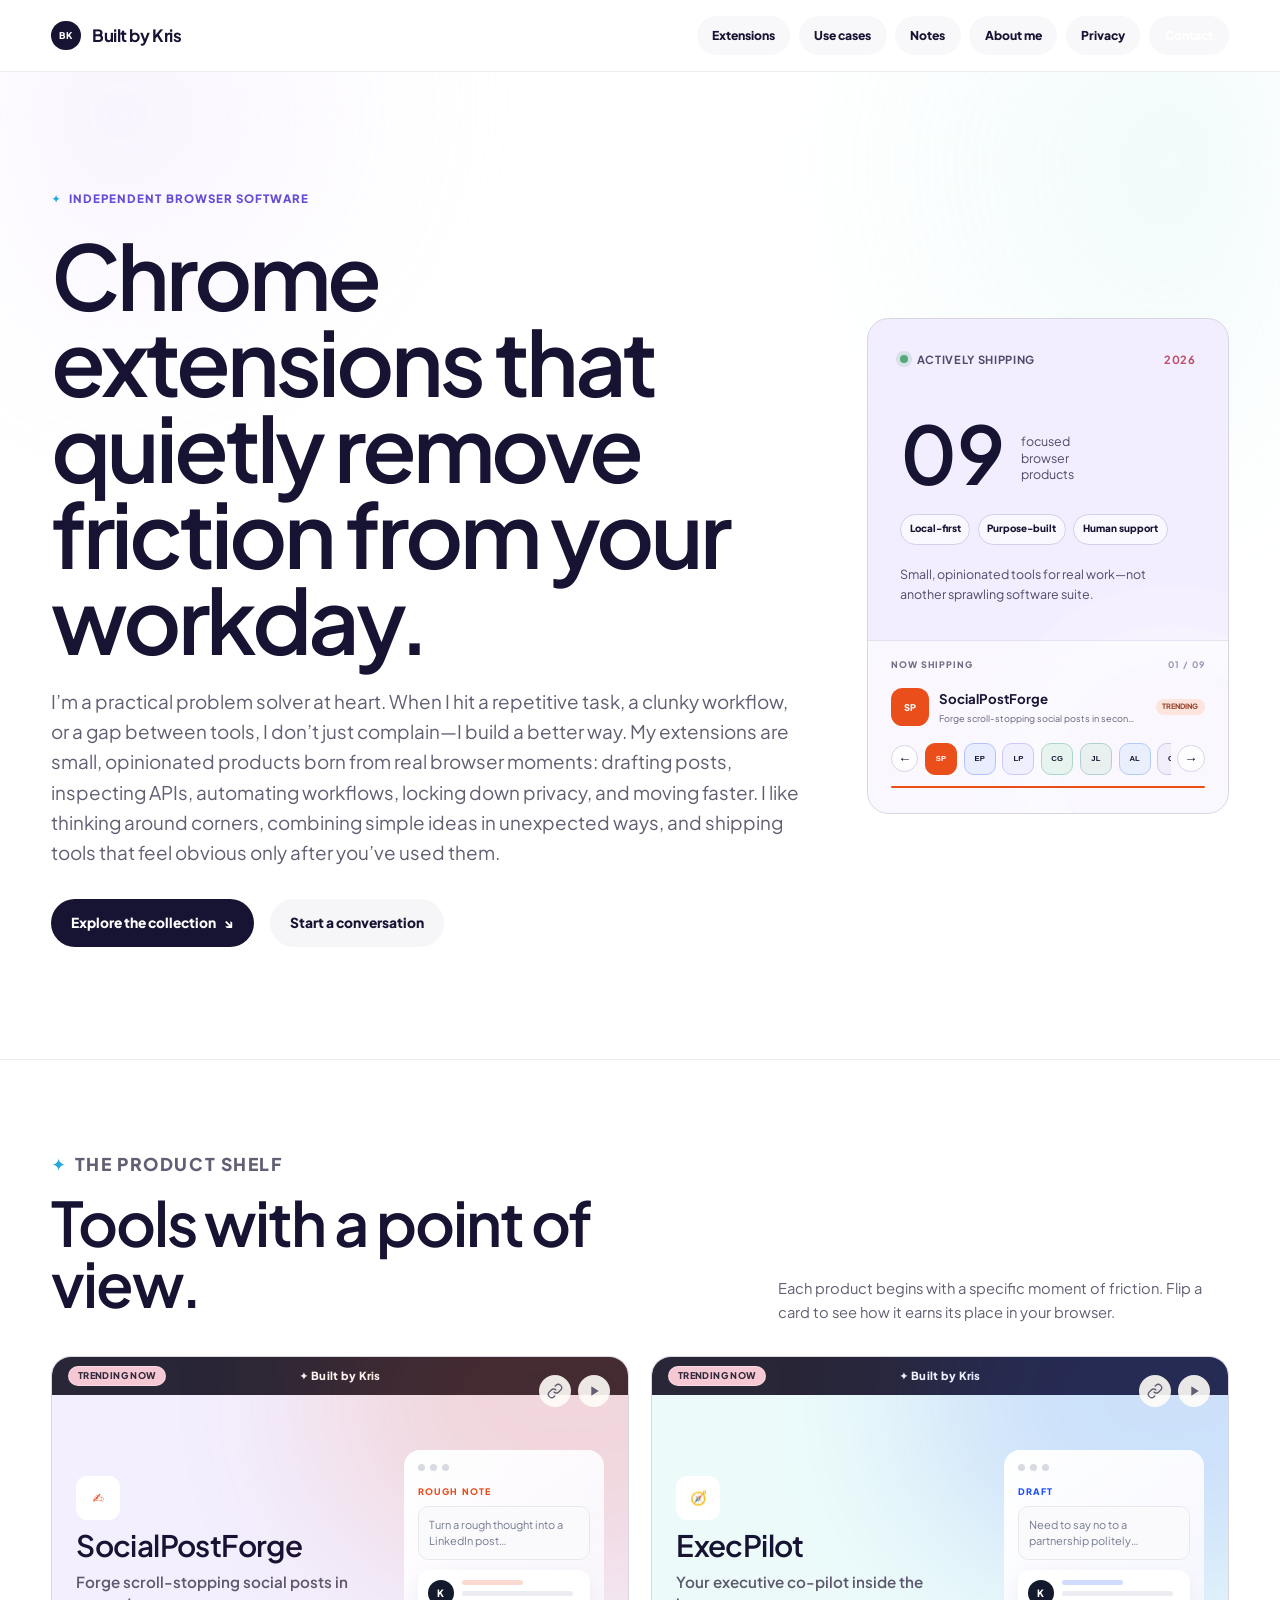
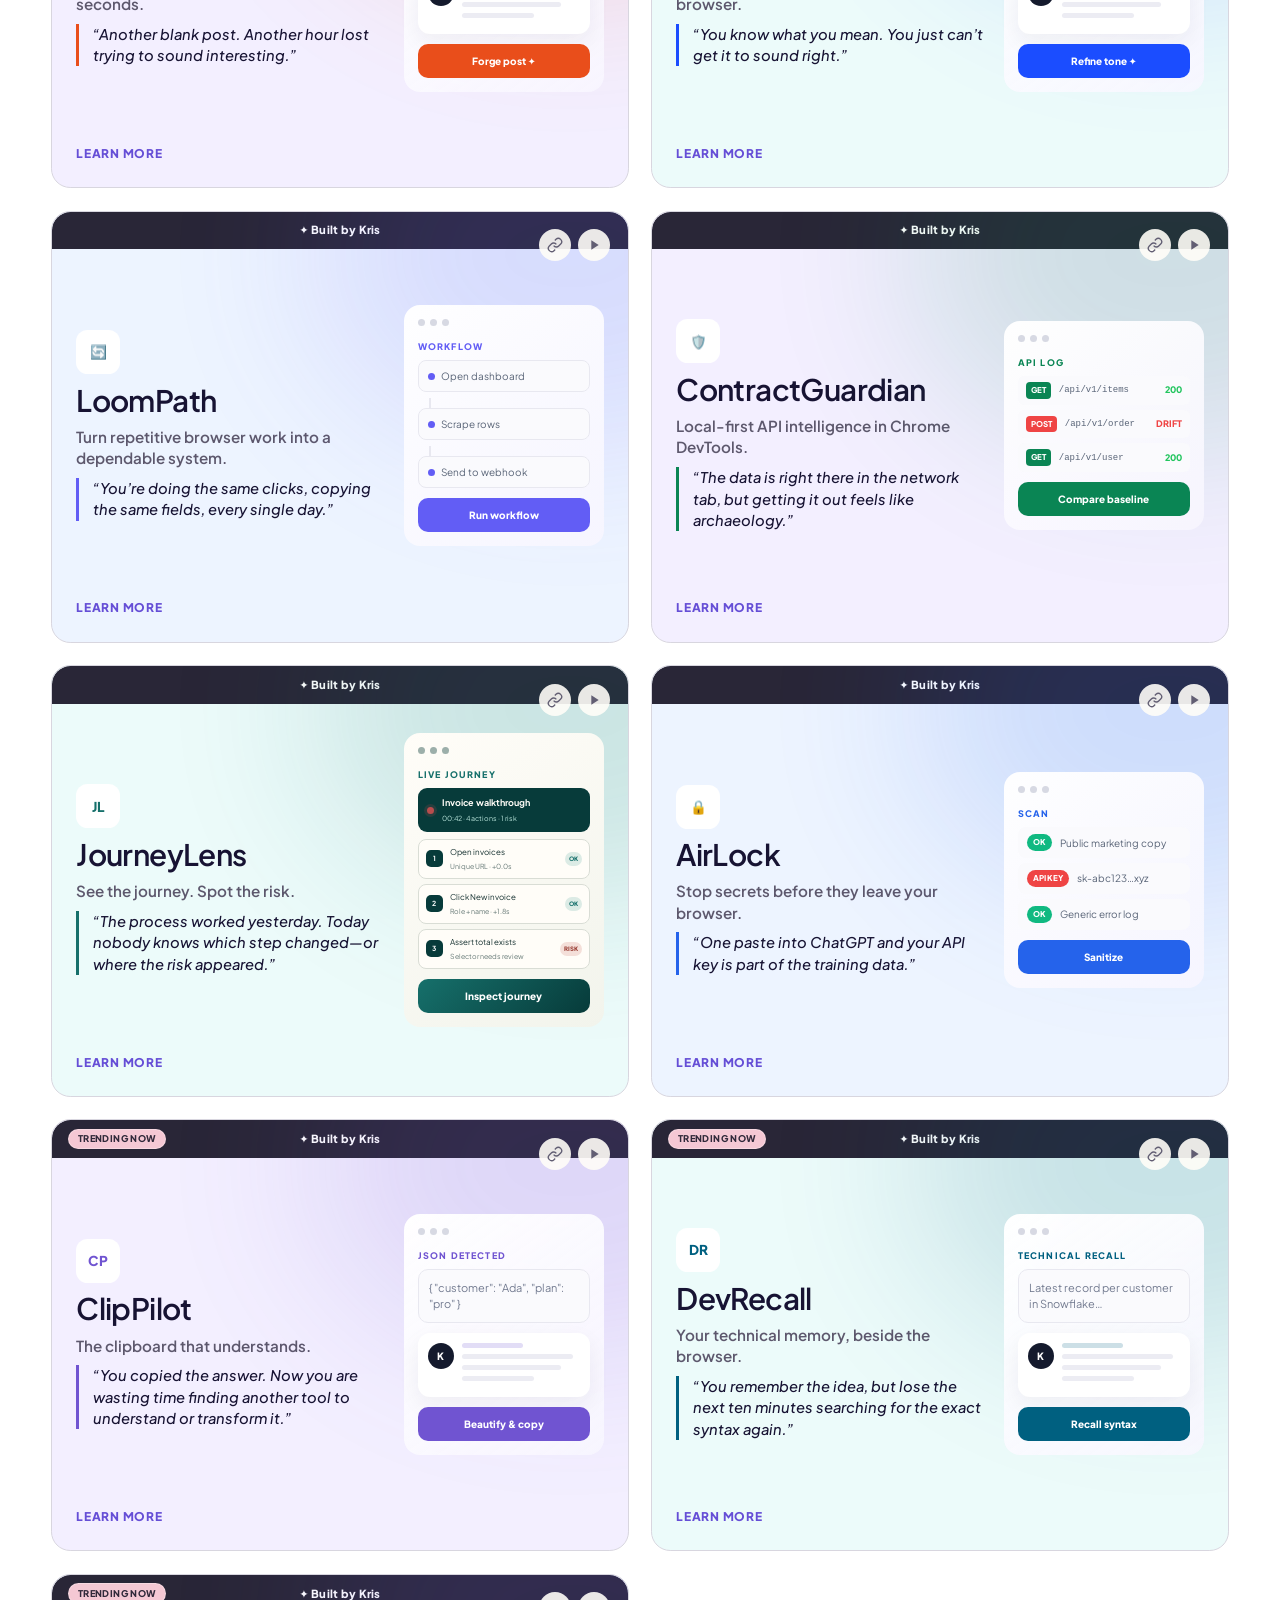
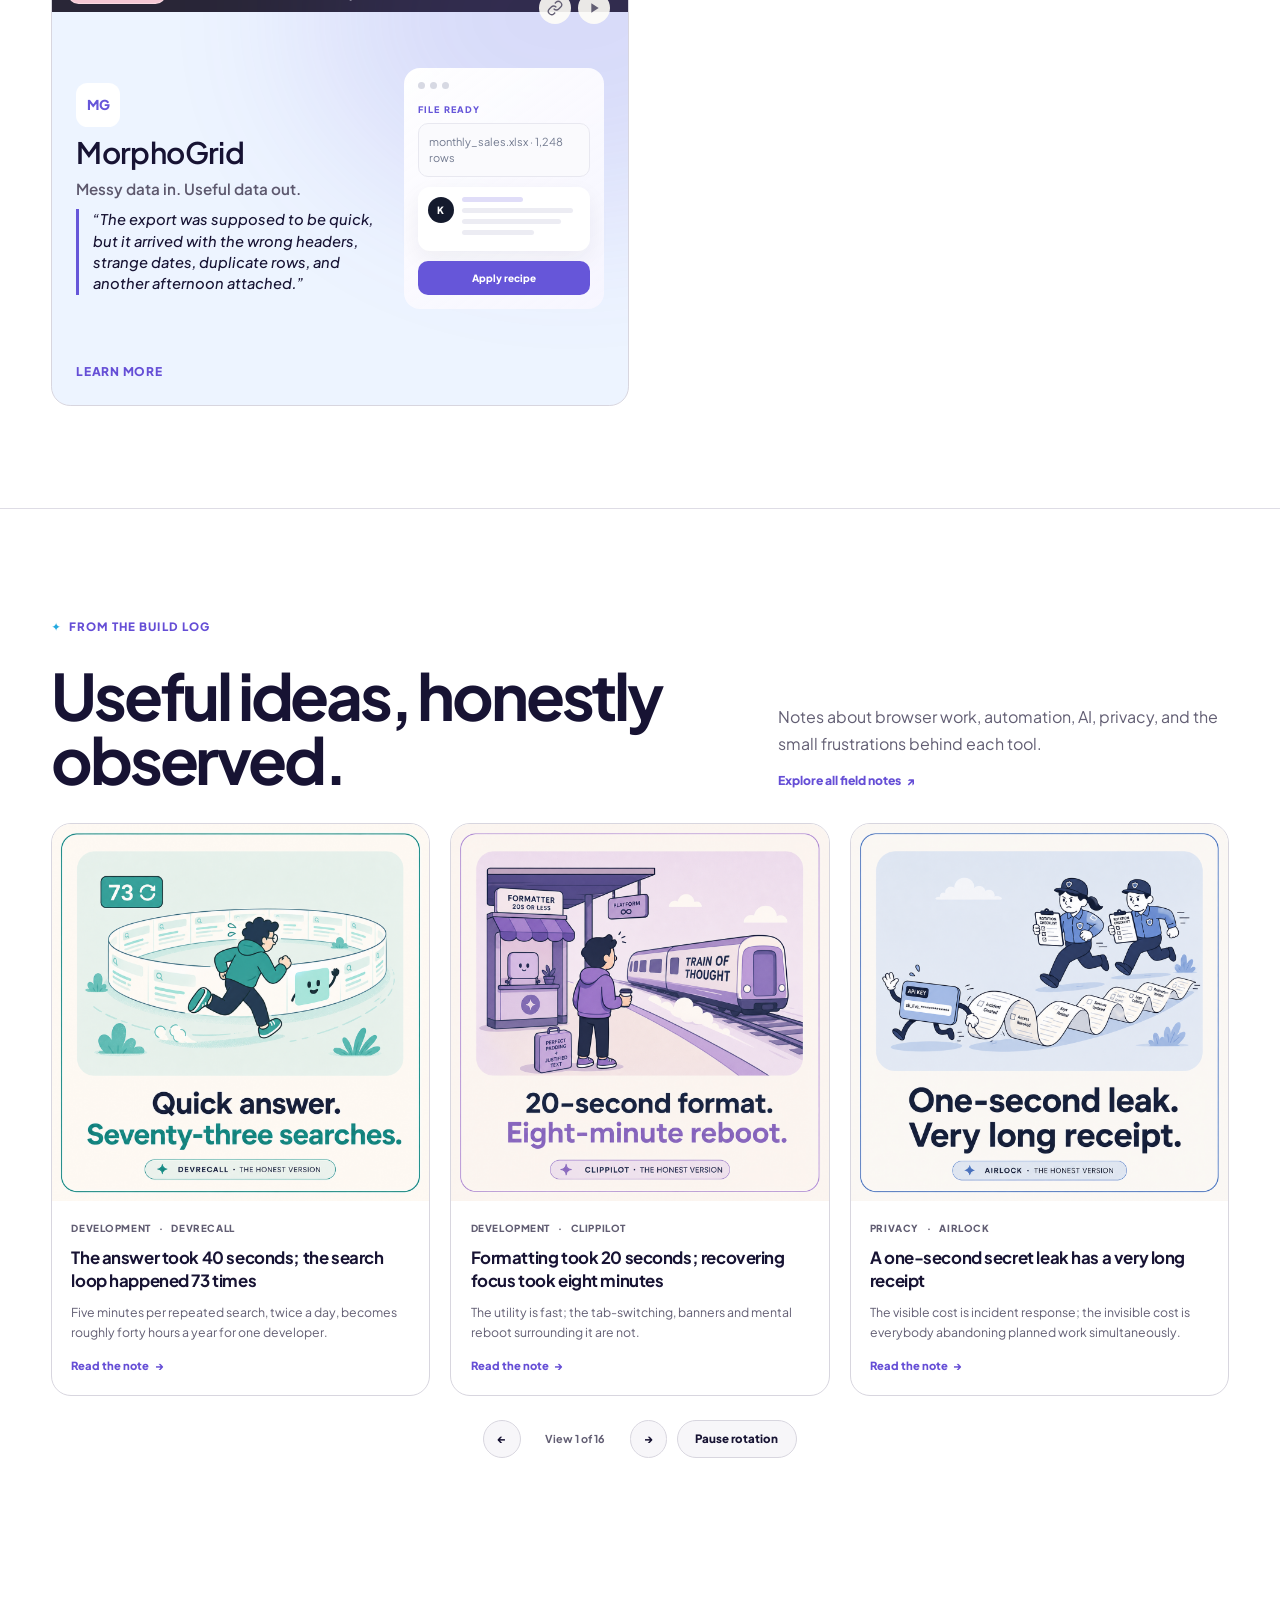
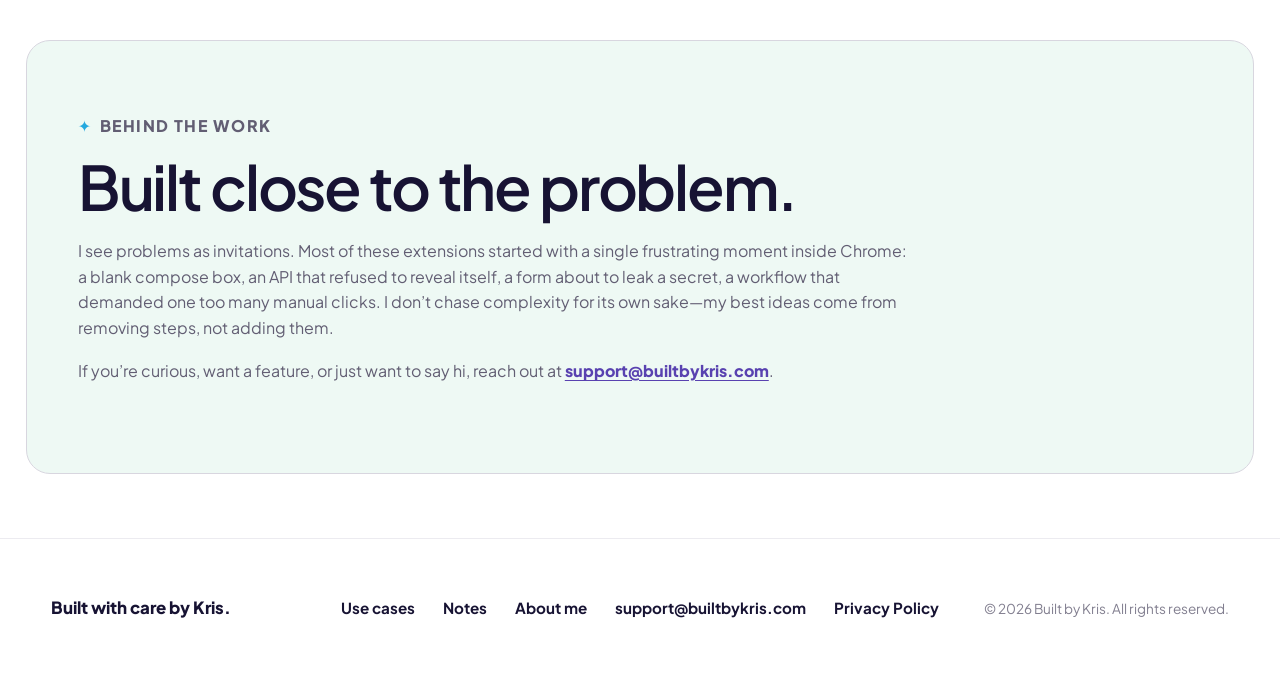
<file: index.html>
<!DOCTYPE html>
<html lang="en">
<head>
  <meta charset="UTF-8" />
  <meta name="viewport" content="width=device-width, initial-scale=1.0" />
  <meta name="description" content="Built by Kris — Chrome extensions that quietly remove friction from your workday." />
  <title>Built by Kris</title>
  <link rel="preconnect" href="https://fonts.googleapis.com" />
  <link rel="preconnect" href="https://fonts.gstatic.com" crossorigin />
  <link href="https://fonts.googleapis.com/css2?family=Plus+Jakarta+Sans:wght@400;500;600;700;800&display=swap" rel="stylesheet" />
  <link rel="stylesheet" href="css/styles.css?v=20260815-3" />
  <link rel="stylesheet" href="css/notes.css?v=20260815-1" />
  <script src="js/app.js?v=20260815-2" defer></script>
  <script src="js/notes-home.js?v=20260815-1" defer></script>
</head>
<body>
  <header class="site-header">
    <div class="container header-inner">
      <a class="logo" href="index.html" aria-label="Built by Kris home">
        <span class="logo-mark" aria-hidden="true">BK</span>
        <span class="logo-script">Built by Kris</span>
      </a>
      <nav class="nav">
        <a href="#extensions">Extensions</a>
        <a href="use-cases.html">Use cases</a>
        <a href="notes.html">Notes</a>
        <a href="about-me.html">About me</a>
        <a href="privacy-policy.html">Privacy</a>
        <a class="nav-cta" href="mailto:support@builtbykris.com">Contact</a>
      </nav>
    </div>
  </header>

  <main>
    <section class="hero">
      <div class="container hero-layout">
        <div class="hero-copy">
          <p class="eyebrow">Independent browser software</p>
          <h1 class="hero-headline" id="hero-headline">Loading…</h1>
          <p class="hero-bio" id="hero-bio"></p>
          <div class="hero-actions">
            <a class="btn btn-primary" href="#extensions">Explore the collection <span aria-hidden="true">↘</span></a>
            <a class="btn btn-ghost" href="mailto:support@builtbykris.com">Start a conversation</a>
          </div>
        </div>
        <aside class="studio-panel studio-shipping-panel" id="studio-shipping-panel" aria-label="Studio overview and product queue">
          <div class="studio-summary">
            <div class="studio-panel-top"><span class="status-dot"></span><span>Actively shipping</span><b>2026</b></div>
            <div class="studio-count"><strong id="extension-count">—</strong><span>focused browser products</span></div>
            <div class="studio-principles"><span>Local-first</span><span>Purpose-built</span><span>Human support</span></div>
            <p>Small, opinionated tools for real work—not another sprawling software suite.</p>
          </div>
          <div class="shipping-queue" id="shipping-queue" aria-label="Browse products">
            <div class="shipping-queue-heading"><span>Now shipping</span><b id="shipping-position">— / —</b></div>
            <div class="shipping-active">
              <div class="shipping-active-mark" id="shipping-active-mark" aria-hidden="true">BK</div>
              <div class="shipping-active-copy"><strong id="shipping-active-name">Built by Kris</strong><span id="shipping-active-description">Purpose-built browser tools.</span></div>
              <span class="shipping-hot" id="shipping-hot" hidden>Trending</span>
            </div>
            <div class="shipping-navigation">
              <button class="shipping-arrow" id="shipping-previous" type="button" aria-label="Previous product">←</button>
              <div class="shipping-track" id="shipping-track"></div>
              <button class="shipping-arrow" id="shipping-next" type="button" aria-label="Next product">→</button>
            </div>
            <div class="shipping-progress" aria-hidden="true"><span></span></div>
          </div>
        </aside>
      </div>
    </section>

    <section class="extensions" id="extensions" aria-labelledby="extensions-heading">
      <div class="container">
        <div class="section-header">
          <div><p class="section-kicker">The product shelf</p><h2 id="extensions-heading">Tools with a point of view.</h2></div>
          <p>Each product begins with a specific moment of friction. Flip a card to see how it earns its place in your browser.</p>
        </div>
        <div class="card-grid" id="card-grid" role="list">
          <!-- Cards are rendered from extensions.json -->
        </div>
      </div>
    </section>

    <section class="field-notes-home" aria-labelledby="field-notes-heading">
      <div class="container">
        <div class="notes-section-heading">
          <div><p class="section-kicker">From the build log</p><h2 id="field-notes-heading">Useful ideas, honestly observed.</h2></div>
          <div><p>Notes about browser work, automation, AI, privacy, and the small frustrations behind each tool.</p><a href="notes.html">Explore all field notes <span aria-hidden="true">↗</span></a></div>
        </div>
        <div class="notes-home-grid" id="notes-home-grid" aria-live="polite"><p class="notes-loading">Loading field notes…</p></div>
        <div class="notes-rotation-controls" id="notes-rotation-controls" hidden>
          <button type="button" id="notes-prev" aria-label="Show previous field notes">←</button>
          <span id="notes-position" aria-live="polite"></span>
          <button type="button" id="notes-next" aria-label="Show next field notes">→</button>
          <button type="button" class="notes-pause" id="notes-pause" aria-pressed="false">Pause rotation</button>
        </div>
      </div>
    </section>

    <section class="about" id="about" aria-labelledby="about-heading">
      <div class="container about-inner">
        <p class="section-kicker">Behind the work</p>
        <h2 id="about-heading">Built close to the problem.</h2>
        <p>I see problems as invitations. Most of these extensions started with a single frustrating moment inside Chrome: a blank compose box, an API that refused to reveal itself, a form about to leak a secret, a workflow that demanded one too many manual clicks. I don’t chase complexity for its own sake—my best ideas come from removing steps, not adding them.</p>
        <p>If you’re curious, want a feature, or just want to say hi, reach out at <a href="mailto:support@builtbykris.com">support@builtbykris.com</a>.</p>
      </div>
    </section>
  </main>

  <footer class="site-footer">
    <div class="container footer-inner">
      <p class="footer-tagline">Built with care by Kris.</p>
      <div class="footer-links">
        <a href="use-cases.html">Use cases</a>
        <a href="notes.html">Notes</a>
        <a href="about-me.html">About me</a>
        <a href="mailto:support@builtbykris.com">support@builtbykris.com</a>
        <a href="privacy-policy.html">Privacy Policy</a>
      </div>
      <p class="copyright">© <span id="year"></span> Built by Kris. All rights reserved.</p>
    </div>
  </footer>

  <!-- Video modal -->
  <div class="video-modal" id="video-modal" role="dialog" aria-modal="true" aria-labelledby="modal-title">
    <div class="video-modal-inner">
      <button class="modal-close" id="modal-close" type="button" aria-label="Close video">×</button>
      <h3 id="modal-title">Demo video</h3>
      <div class="modal-video-wrapper">
        <video id="modal-video" controls playsinline preload="metadata"></video>
      </div>
    </div>
  </div>

  <script id="extensions-data-legacy" type="application/json" disabled>
{
  "site": {
    "title": "Built by Kris",
    "url": "https://builtbykris.com",
    "contactEmail": "support@builtbykris.com"
  },
  "profile": {
    "name": "Kris",
    "headline": "Chrome extensions that quietly remove friction from your workday.",
    "bio": "I’m a practical problem solver at heart. When I hit a repetitive task, a clunky workflow, or a gap between tools, I don’t just complain—I build a better way. My extensions are small, opinionated products born from real browser moments: drafting posts, inspecting APIs, automating workflows, locking down privacy, and moving faster. I like thinking around corners, combining simple ideas in unexpected ways, and shipping tools that feel obvious only after you’ve used them."
  },
  "extensions": [
    {
      "id": "socialpostforge",
      "visible": true,
      "hot": false,
      "name": "SocialPostForge",
      "url": "https://socialpostforge.builtbykris.com",
      "videoUrl": "",
      "tagline": "Forge scroll-stopping social posts in seconds.",
      "shortDescription": "Turn an image or rough notes into polished, ready-to-copy social media posts across multiple styles.",
      "painpoint": "Another blank post. Another hour lost trying to sound interesting.",
      "useCases": [
        "Founders promoting product updates without hiring a copywriter",
        "Marketers turning screenshots into launch threads",
        "Creators staying consistent across Twitter, LinkedIn, and Instagram"
      ],
      "keyFeatures": [
        "Image or text input",
        "Multiple post styles",
        "AIDA, PAS, and Cialdini prompt library",
        "Privacy-first local storage"
      ],
      "accentColor": "#E94E1B",
      "icon": "✍️"
    },
    {
      "id": "execpilot",
      "visible": true,
      "hot": false,
      "name": "ExecPilot",
      "url": "https://getexecpilot.com",
      "videoUrl": "",
      "tagline": "Your executive co-pilot inside the browser.",
      "shortDescription": "Draft decisive emails, sharpen LinkedIn outreach, and move faster on high-stakes tasks.",
      "painpoint": "You know what you mean. You just can’t get it to sound right.",
      "useCases": [
        "Founders writing investor updates and cold outreach",
        "Leaders handling sensitive team conversations",
        "Operators replying fast without sounding rushed"
      ],
      "keyFeatures": [
        "Executive tone drafts",
        "LinkedIn and email templates",
        "Quick decision frameworks"
      ],
      "accentColor": "#1B4DFF",
      "icon": "🧭"
    },
    {
      "id": "loompath",
      "visible": true,
      "hot": false,
      "name": "LoomPath",
      "url": "https://loompath.builtbykris.com",
      "videoUrl": "",
      "tagline": "Turn repetitive browser work into a dependable system.",
      "shortDescription": "Record, automate, and orchestrate browser workflows locally—from clicks and scraping to data transformation and delivery.",
      "painpoint": "You’re doing the same clicks, copying the same fields, every single day.",
      "useCases": [
        "Ops teams extracting and delivering data between web apps",
        "Recruiters scraping candidate lists into spreadsheets",
        "Founders automating onboarding and reporting workflows"
      ],
      "keyFeatures": [
        "Visual action recording and selection",
        "If/Then, Switch logic, JSON parsing",
        "Local-first execution with encrypted secrets",
        "Webhooks, API calls, and scheduled runs"
      ],
      "accentColor": "#625DF5",
      "icon": "🔄"
    },
    {
      "id": "contractguardian",
      "visible": true,
      "hot": false,
      "name": "ContractGuardian",
      "url": "https://contractguardian.builtbykris.com",
      "videoUrl": "",
      "tagline": "Local-first API intelligence in Chrome DevTools.",
      "shortDescription": "Capture network traffic, detect API contract drift, and turn mysterious requests into usable data—without injecting code.",
      "painpoint": "The data is right there in the network tab, but getting it out feels like archaeology.",
      "useCases": [
        "Developers discovering undocumented endpoints behind any page",
        "Engineers monitoring APIs for unexpected schema changes",
        "Builders exporting live request data to CSV, JS, JSON, or Loompath"
      ],
      "keyFeatures": [
        "HTTP request capture and baseline comparison",
        "Schema drift detection",
        "API Finder with local Ollama support",
        "Export recipes to CSV, JS, JSON, or Loompath"
      ],
      "accentColor": "#0A8554",
      "icon": "🛡️"
    },
    {
      "id": "journeylens",
      "visible": true,
      "hot": true,
      "name": "JourneyLens",
      "url": "https://journeylens.builtbykris.com",
      "videoUrl": "",
      "tagline": "See the journey. Spot the risk.",
      "shortDescription": "Record real browser walkthroughs and turn them into reproducible local QA, resilient tests, evidence-rich reports, and training packages.",
      "fullDescription": "JourneyLens captures the intent, timing, selectors, screenshots, diagnostics, and assertions behind a real browser process, then turns the journey into maintainable local QA, Loompath workflows, Playwright tests, reports, and internal training artifacts.",
      "painpoint": "The process worked yesterday. Today nobody knows which step changed—or where the risk appeared.",
      "useCases": [
        "QA teams recording checkout, onboarding, and approval journeys",
        "Operations teams turning real processes into repeatable evidence",
        "Product teams exporting maintainable Playwright and Loompath tests"
      ],
      "keyFeatures": [
        "Semantic journey recording with resilient selector fallbacks",
        "Assertions, diagnostics, timing, screenshots, and accessibility checks",
        "Local replay with Playwright, Loompath, and report exports",
        "Local-first storage with redacted training packages"
      ],
      "accentColor": "#16706B",
      "icon": "JL"
    },
    {
      "id": "airlock",
      "visible": true,
      "hot": false,
      "name": "AirLock",
      "url": "https://airlock.builtbykris.com",
      "videoUrl": "",
      "tagline": "Stop secrets before they leave your browser.",
      "shortDescription": "Check text before you submit it to catch API keys, credentials, PII, and internal terms—then redact, mask, or block them.",
      "painpoint": "One paste into ChatGPT and your API key is part of the training data.",
      "useCases": [
        "Engineers pasting logs and code into AI tools safely",
        "Support teams sanitizing tickets before sending",
        "Anyone blocking PII, tokens, and internal terms from leaving the browser"
      ],
      "keyFeatures": [
        "Local detection of secrets and PII",
        "Redact, pseudonymize, mask, or block",
        "Optional on-device Ollama classification",
        "Safe form application of sanitized values"
      ],
      "accentColor": "#2563EB",
      "icon": "🔒"
    },
    {
      "id": "ritual",
      "visible": true,
      "hot": false,
      "name": "Ritual",
      "url": "https://ritual.builtbykris.com",
      "videoUrl": "",
      "tagline": "Turn browser work into a ritual your team can repeat.",
      "shortDescription": "Record a browser workflow and turn it into a polished, reusable SOP with captured screenshots, editable steps, and PDF export.",
      "fullDescription": "Ritual captures the meaningful clicks and form changes in a browser workflow, then formats them into a clear, print-ready standard operating procedure your team can follow and reuse.",
      "painpoint": "You know the process. Your team is still learning it from a messy screen recording.",
      "useCases": [
        "Operations teams documenting repeatable browser processes",
        "Founders turning onboarding flows into clear playbooks",
        "Support and enablement teams creating visual SOPs without manual screenshots"
      ],
      "keyFeatures": [
        "Browser interaction recording with captured screenshots",
        "Editable, print-ready SOPs and PDF export",
        "Saved workflow library and resume capture",
        "Optional AI, dictation, and branded exports with Ritual Pro"
      ],
      "accentColor": "#741E35",
      "icon": "📜"
    }
  ]
}
  </script>
</body>
</html>
</file>
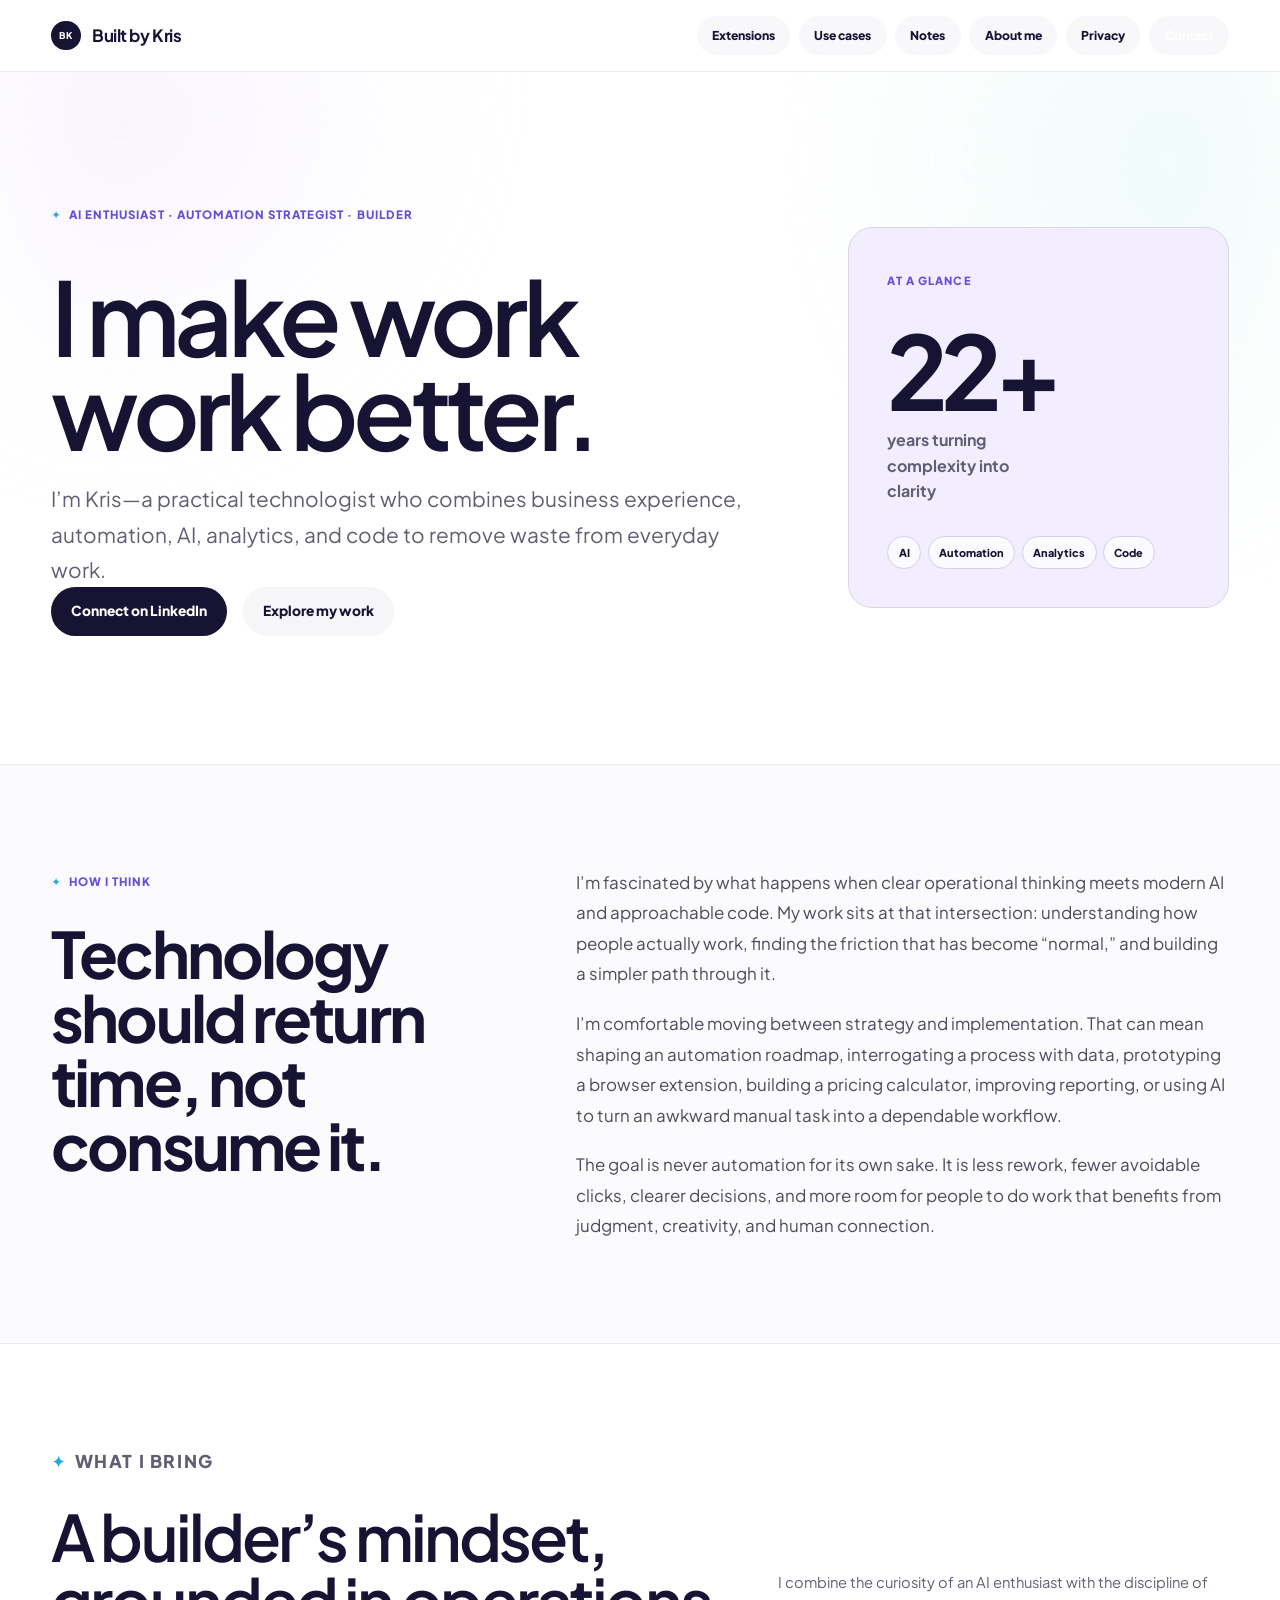
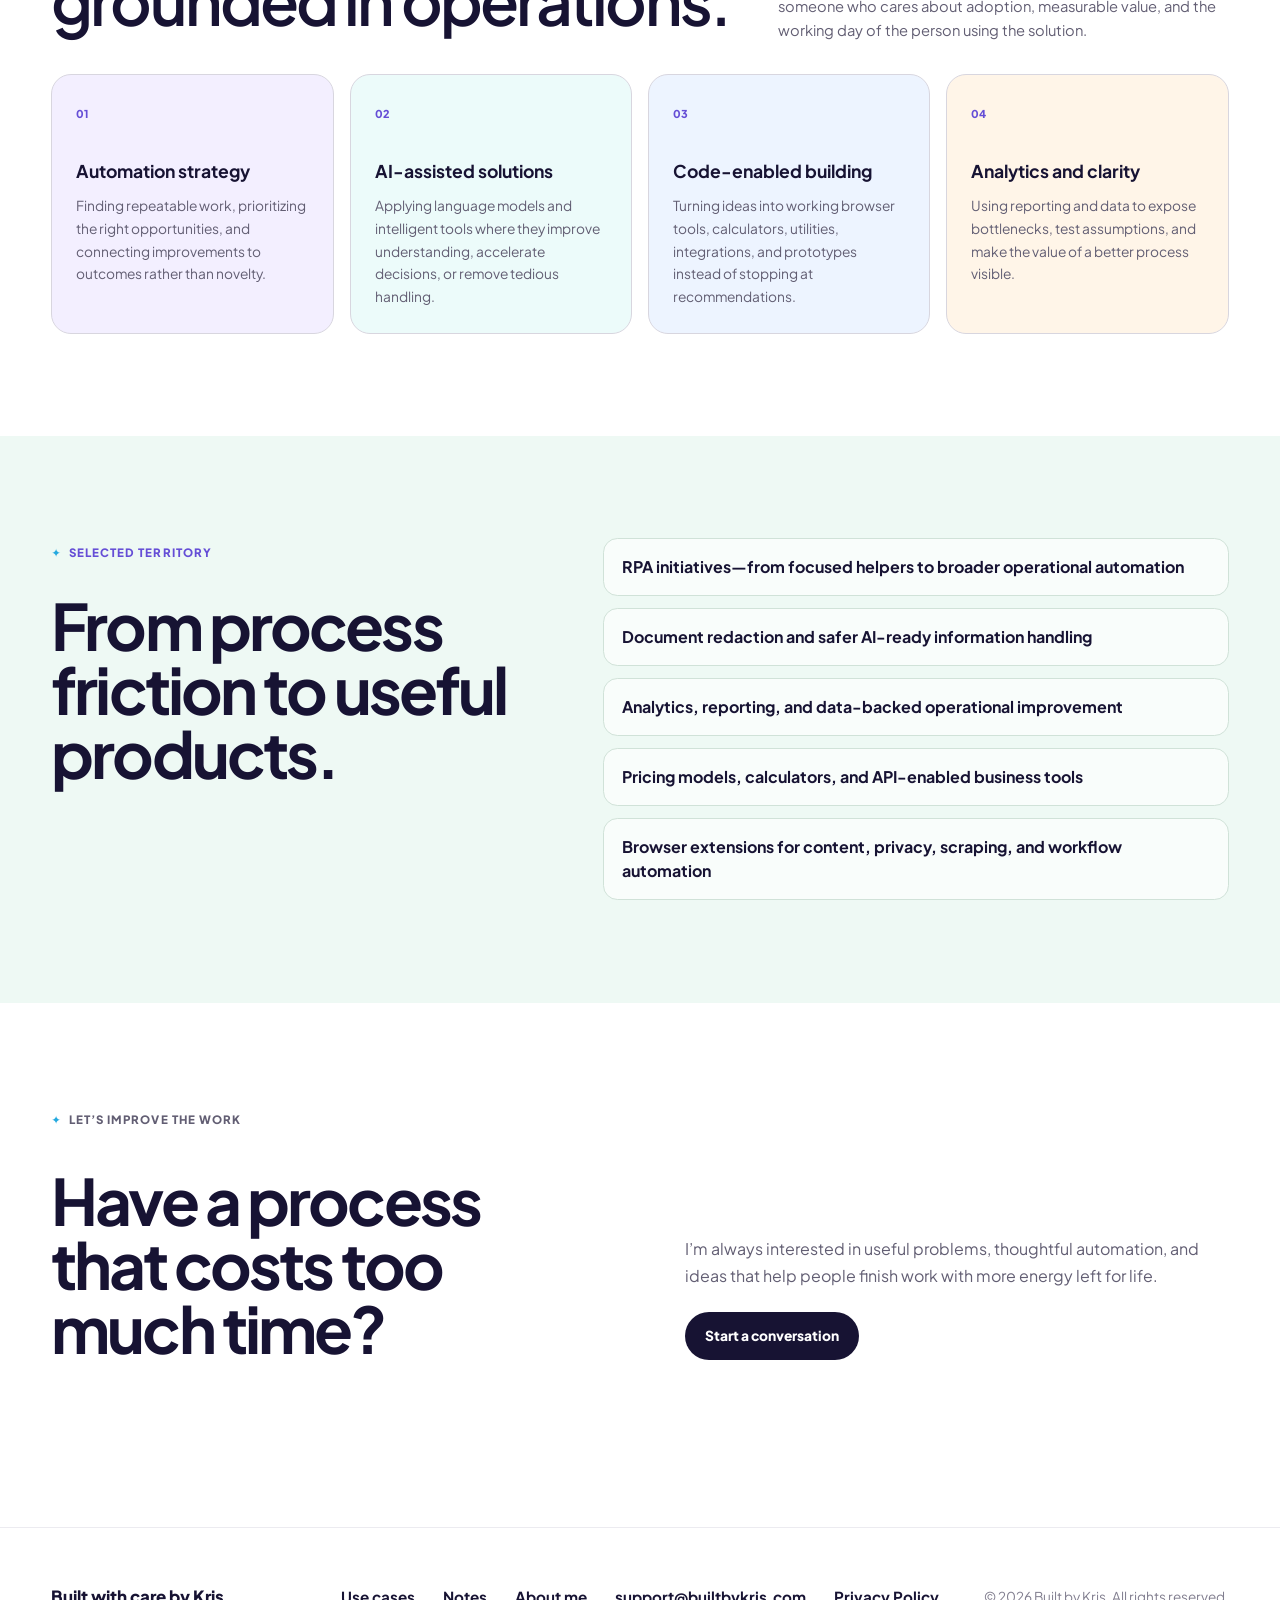
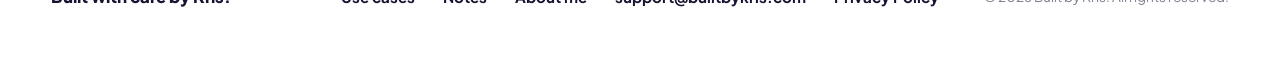
<file: about-me.html>
<!DOCTYPE html>
<html lang="en">
<head>
  <meta charset="UTF-8" />
  <meta name="viewport" content="width=device-width, initial-scale=1.0" />
  <meta name="description" content="Meet Kris, an automation strategist, AI enthusiast, practical builder, and advocate for better ways of working." />
  <title>About Kris — Built by Kris</title>
  <link rel="preconnect" href="https://fonts.googleapis.com" />
  <link rel="preconnect" href="https://fonts.gstatic.com" crossorigin />
  <link href="https://fonts.googleapis.com/css2?family=Plus+Jakarta+Sans:wght@400;500;600;700;800&display=swap" rel="stylesheet" />
  <link rel="stylesheet" href="css/styles.css?v=20260810-2" />
</head>
<body>
  <header class="site-header">
    <div class="container header-inner">
      <a class="logo" href="index.html" aria-label="Built by Kris home">
        <span class="logo-mark" aria-hidden="true">BK</span>
        <span class="logo-script">Built by Kris</span>
      </a>
      <nav class="nav" aria-label="Primary navigation">
        <a href="index.html#extensions">Extensions</a>
        <a href="use-cases.html">Use cases</a>
        <a href="notes.html">Notes</a>
        <a href="about-me.html" aria-current="page">About me</a>
        <a href="privacy-policy.html">Privacy</a>
        <a class="nav-cta" href="mailto:support@builtbykris.com">Contact</a>
      </nav>
    </div>
  </header>

  <main class="about-page">
    <section class="about-hero">
      <div class="container about-hero-grid">
        <div>
          <p class="eyebrow">AI enthusiast · Automation strategist · Builder</p>
          <h1>I make work work better.</h1>
          <p class="about-lede">I’m Kris—a practical technologist who combines business experience, automation, AI, analytics, and code to remove waste from everyday work.</p>
          <div class="hero-actions">
            <a class="btn btn-primary" href="https://www.linkedin.com/in/krisautomates" target="_blank" rel="noopener noreferrer">Connect on LinkedIn</a>
            <a class="btn btn-ghost" href="https://iam.krri.sh" target="_blank" rel="noopener noreferrer">Explore my work</a>
          </div>
        </div>
        <aside class="about-snapshot" aria-label="Professional snapshot">
          <span class="snapshot-label">At a glance</span>
          <strong>22+</strong>
          <p>years turning complexity into clarity</p>
          <div class="snapshot-tags">
            <span>AI</span><span>Automation</span><span>Analytics</span><span>Code</span>
          </div>
        </aside>
      </div>
    </section>

    <section class="about-story">
      <div class="container about-story-grid">
        <div class="story-heading">
          <p class="section-kicker">How I think</p>
          <h2>Technology should return time, not consume it.</h2>
        </div>
        <div class="story-copy">
          <p>I’m fascinated by what happens when clear operational thinking meets modern AI and approachable code. My work sits at that intersection: understanding how people actually work, finding the friction that has become “normal,” and building a simpler path through it.</p>
          <p>I’m comfortable moving between strategy and implementation. That can mean shaping an automation roadmap, interrogating a process with data, prototyping a browser extension, building a pricing calculator, improving reporting, or using AI to turn an awkward manual task into a dependable workflow.</p>
          <p>The goal is never automation for its own sake. It is less rework, fewer avoidable clicks, clearer decisions, and more room for people to do work that benefits from judgment, creativity, and human connection.</p>
        </div>
      </div>
    </section>

    <section class="capabilities-section" aria-labelledby="capabilities-heading">
      <div class="container">
        <div class="section-header">
          <div><p class="section-kicker">What I bring</p><h2 id="capabilities-heading">A builder’s mindset, grounded in operations.</h2></div>
          <p>I combine the curiosity of an AI enthusiast with the discipline of someone who cares about adoption, measurable value, and the working day of the person using the solution.</p>
        </div>
        <div class="capability-grid">
          <article><span>01</span><h3>Automation strategy</h3><p>Finding repeatable work, prioritizing the right opportunities, and connecting improvements to outcomes rather than novelty.</p></article>
          <article><span>02</span><h3>AI-assisted solutions</h3><p>Applying language models and intelligent tools where they improve understanding, accelerate decisions, or remove tedious handling.</p></article>
          <article><span>03</span><h3>Code-enabled building</h3><p>Turning ideas into working browser tools, calculators, utilities, integrations, and prototypes instead of stopping at recommendations.</p></article>
          <article><span>04</span><h3>Analytics and clarity</h3><p>Using reporting and data to expose bottlenecks, test assumptions, and make the value of a better process visible.</p></article>
        </div>
      </div>
    </section>

    <section class="proof-section">
      <div class="container proof-grid">
        <div><p class="section-kicker">Selected territory</p><h2>From process friction to useful products.</h2></div>
        <ul>
          <li>RPA initiatives—from focused helpers to broader operational automation</li>
          <li>Document redaction and safer AI-ready information handling</li>
          <li>Analytics, reporting, and data-backed operational improvement</li>
          <li>Pricing models, calculators, and API-enabled business tools</li>
          <li>Browser extensions for content, privacy, scraping, and workflow automation</li>
        </ul>
      </div>
    </section>

    <section class="about-cta">
      <div class="container about-cta-inner">
        <div><p class="section-kicker">Let’s improve the work</p><h2>Have a process that costs too much time?</h2></div>
        <div><p>I’m always interested in useful problems, thoughtful automation, and ideas that help people finish work with more energy left for life.</p><a class="btn btn-primary" href="mailto:support@builtbykris.com">Start a conversation</a></div>
      </div>
    </section>
  </main>

  <footer class="site-footer">
    <div class="container footer-inner">
      <p class="footer-tagline">Built with care by Kris.</p>
      <div class="footer-links"><a href="use-cases.html">Use cases</a><a href="notes.html">Notes</a><a href="about-me.html">About me</a><a href="mailto:support@builtbykris.com">support@builtbykris.com</a><a href="privacy-policy.html">Privacy Policy</a></div>
      <p class="copyright">© 2026 Built by Kris. All rights reserved.</p>
    </div>
  </footer>
</body>
</html>
</file>
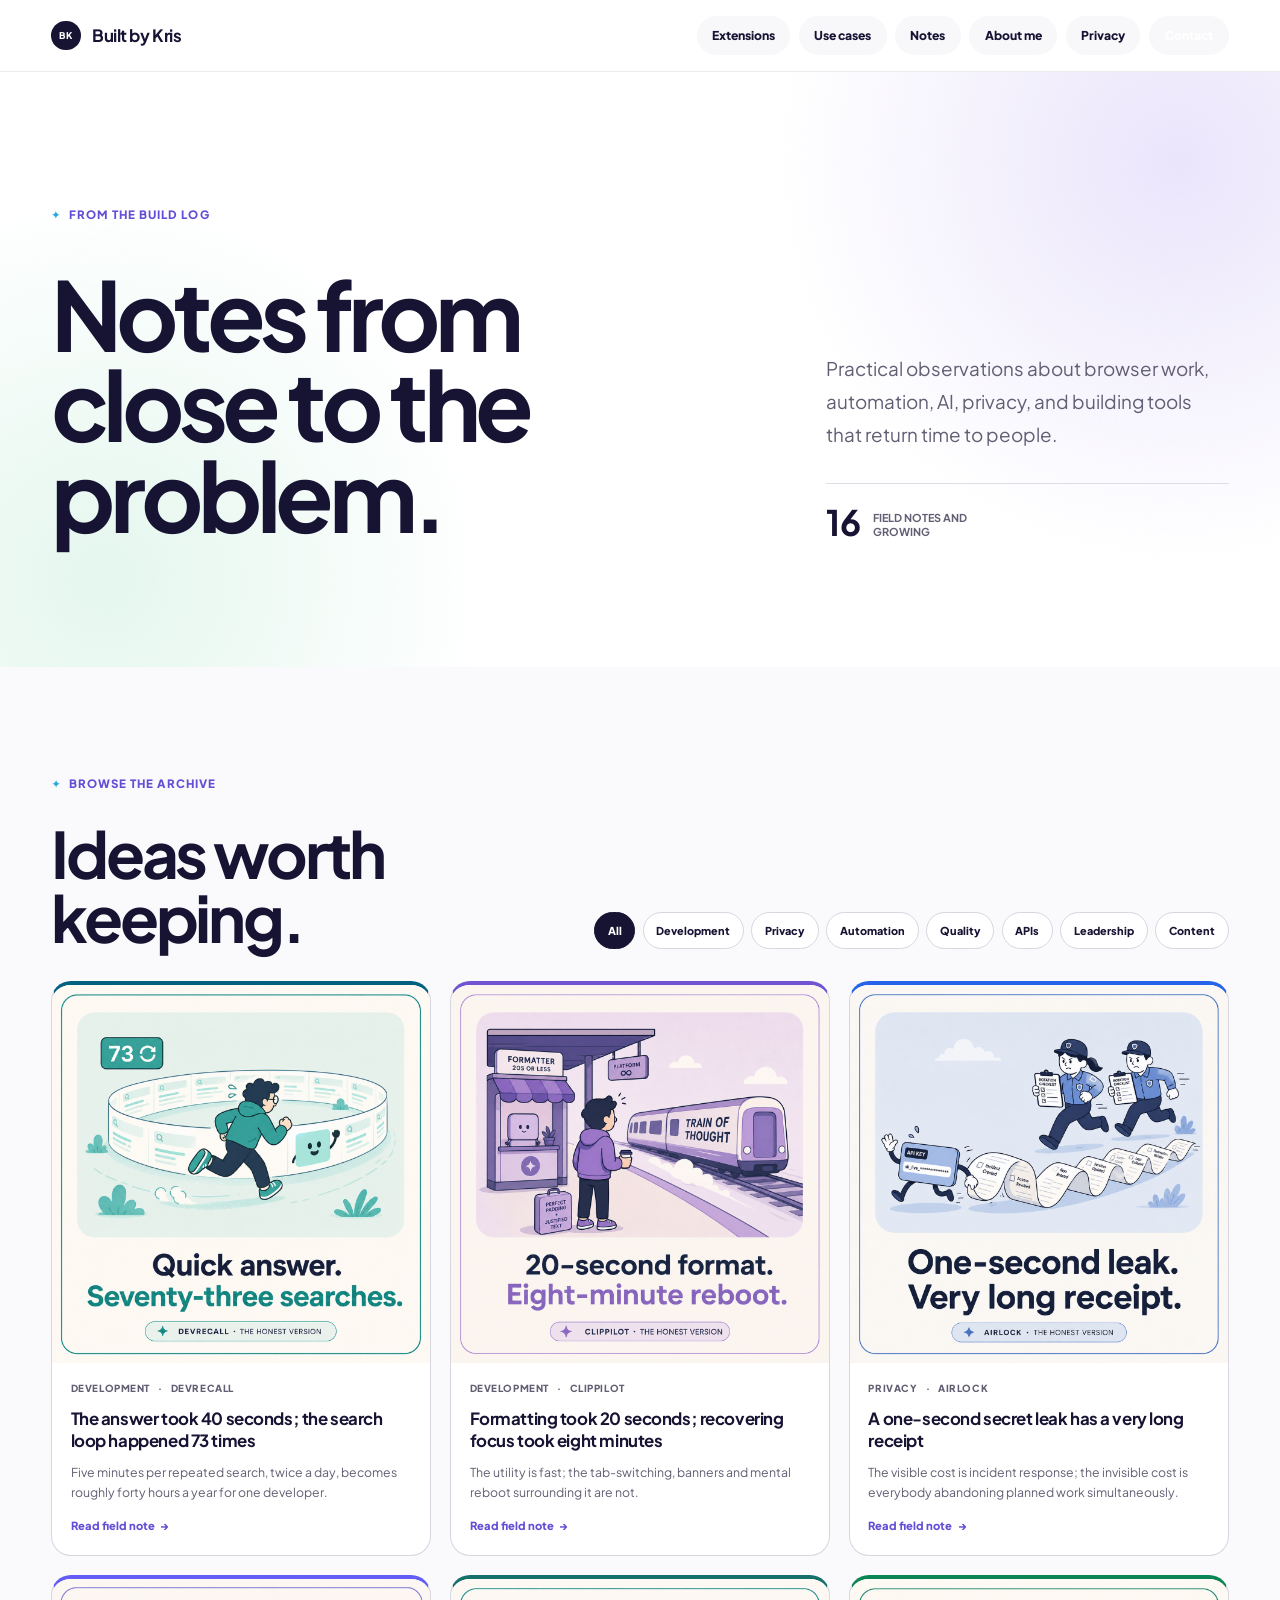
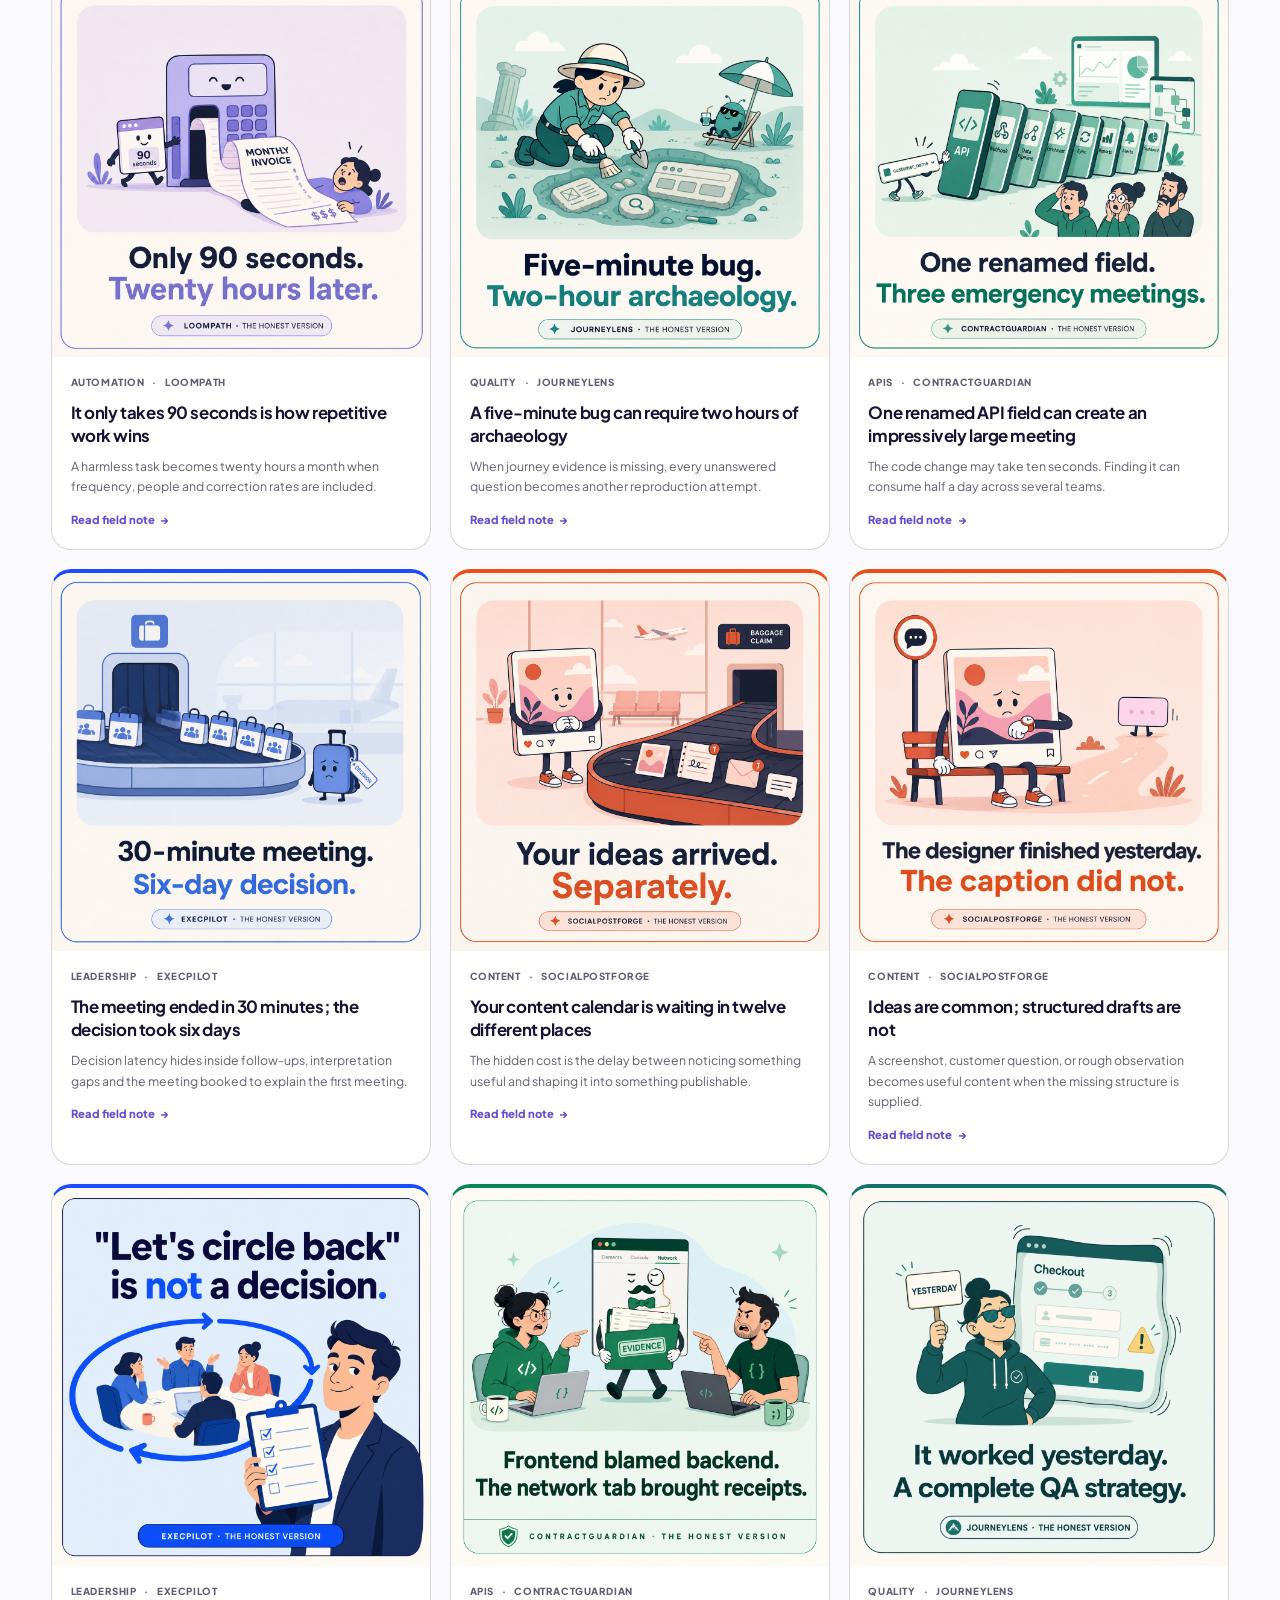
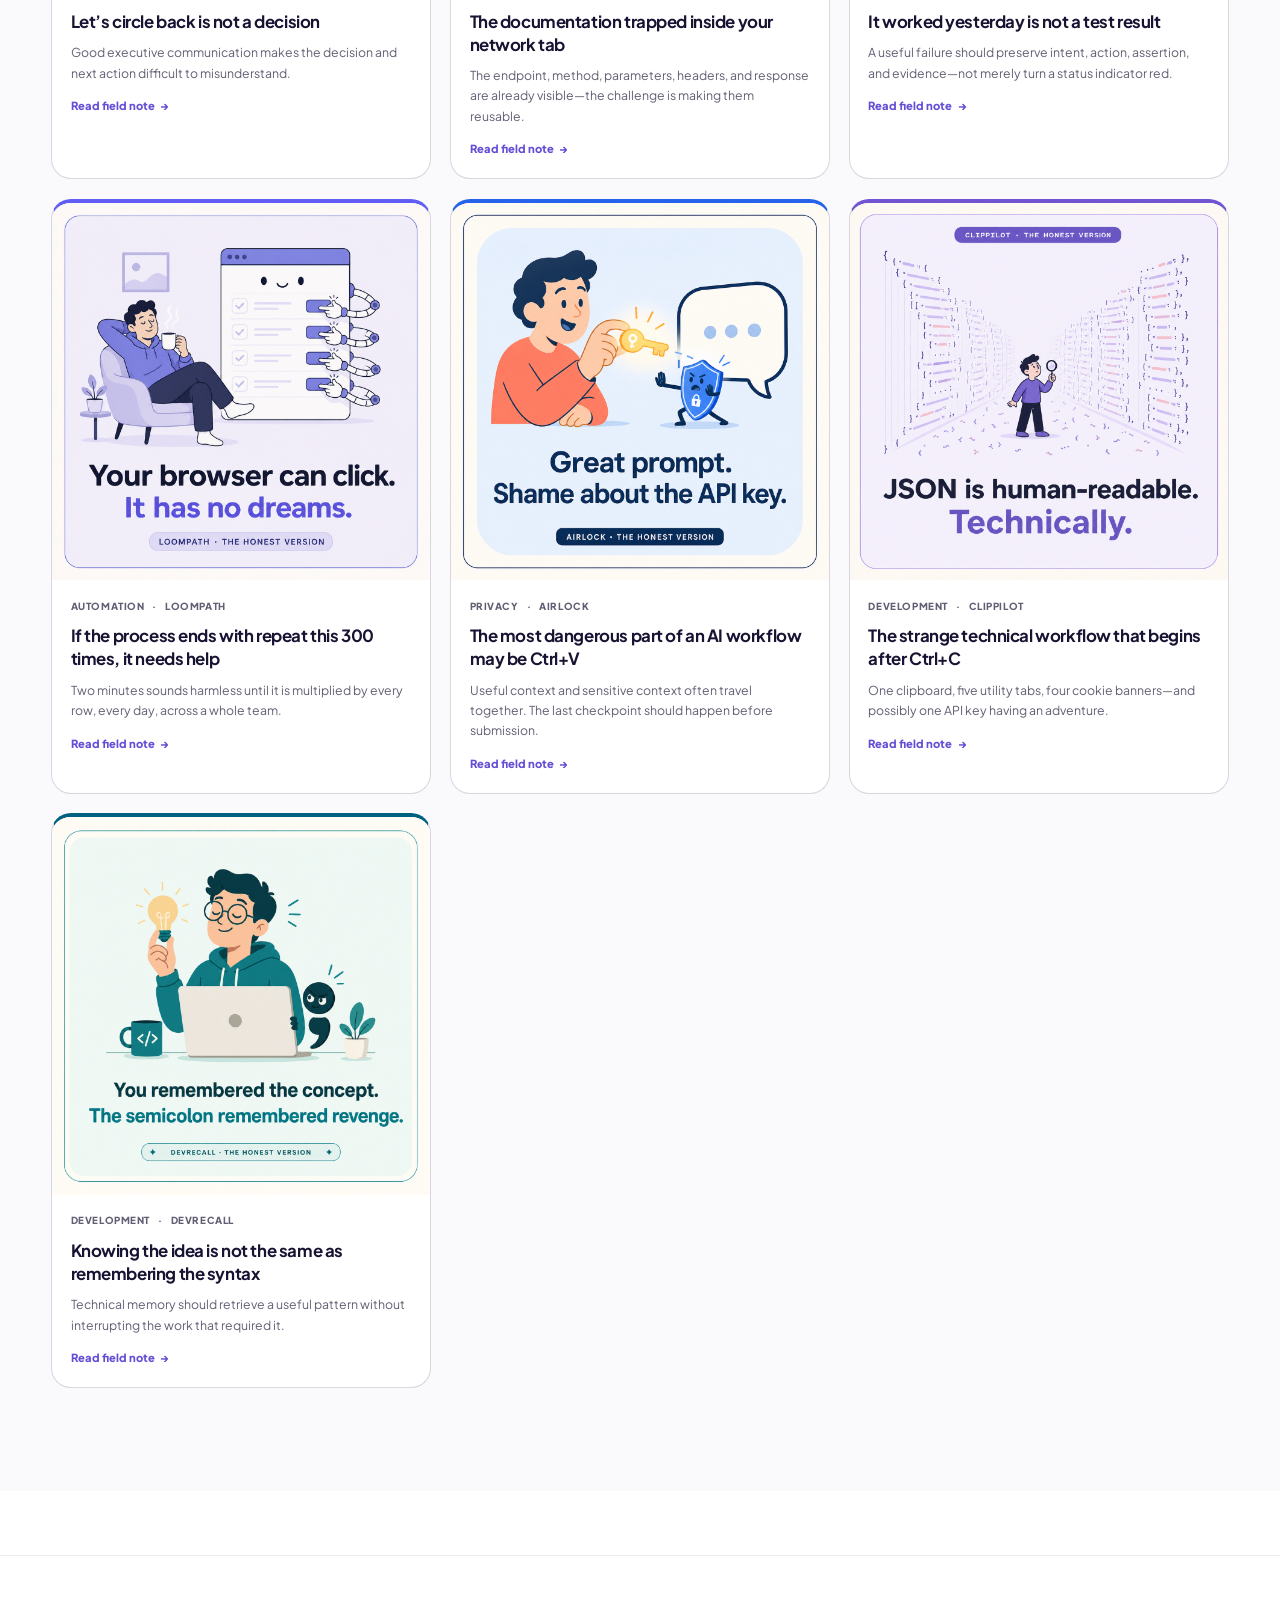
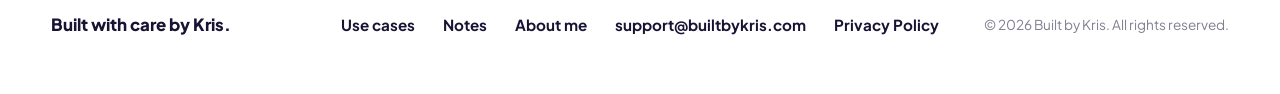
<file: notes.html>
<!DOCTYPE html>
<html lang="en">
<head>
  <meta charset="UTF-8" />
  <meta name="viewport" content="width=device-width, initial-scale=1.0" />
  <meta name="description" content="Field notes from Kris about browser work, automation, AI, privacy, development, and building useful tools." />
  <title>Field Notes — Built by Kris</title>
  <link rel="preconnect" href="https://fonts.googleapis.com" />
  <link rel="preconnect" href="https://fonts.gstatic.com" crossorigin />
  <link href="https://fonts.googleapis.com/css2?family=Plus+Jakarta+Sans:wght@400;500;600;700;800&display=swap" rel="stylesheet" />
  <link rel="stylesheet" href="css/styles.css?v=20260810-2" />
  <link rel="stylesheet" href="css/notes.css?v=20260815-1" />
  <script src="js/notes.js?v=20260815-1" defer></script>
</head>
<body>
  <header class="site-header">
    <div class="container header-inner">
      <a class="logo" href="index.html" aria-label="Built by Kris home"><span class="logo-mark" aria-hidden="true">BK</span><span class="logo-script">Built by Kris</span></a>
      <nav class="nav" aria-label="Primary navigation">
        <a href="index.html#extensions">Extensions</a><a href="use-cases.html">Use cases</a><a href="notes.html" aria-current="page">Notes</a><a href="about-me.html">About me</a><a href="privacy-policy.html">Privacy</a><a class="nav-cta" href="mailto:support@builtbykris.com">Contact</a>
      </nav>
    </div>
  </header>

  <main class="notes-page">
    <section class="notes-hero">
      <div class="container notes-hero-grid">
        <div><p class="eyebrow">From the build log</p><h1>Notes from close to the problem.</h1></div>
        <div><p>Practical observations about browser work, automation, AI, privacy, and building tools that return time to people.</p><div class="notes-count"><strong id="notes-count">—</strong><span>field notes and growing</span></div></div>
      </div>
    </section>

    <section class="notes-library" aria-labelledby="notes-library-heading">
      <div class="container">
        <div class="notes-library-head"><div><p class="section-kicker">Browse the archive</p><h2 id="notes-library-heading">Ideas worth keeping.</h2></div><div class="notes-filters" id="notes-filters" aria-label="Filter field notes"></div></div>
        <div id="note-detail" class="note-detail" hidden></div>
        <div id="notes-grid" class="notes-library-grid"><p class="notes-loading">Loading field notes…</p></div>
        <div id="notes-error" class="notes-error" role="alert" hidden></div>
      </div>
    </section>
  </main>

  <footer class="site-footer"><div class="container footer-inner"><p class="footer-tagline">Built with care by Kris.</p><div class="footer-links"><a href="use-cases.html">Use cases</a><a href="notes.html">Notes</a><a href="about-me.html">About me</a><a href="mailto:support@builtbykris.com">support@builtbykris.com</a><a href="privacy-policy.html">Privacy Policy</a></div><p class="copyright">© 2026 Built by Kris. All rights reserved.</p></div></footer>
</body>
</html>
</file>
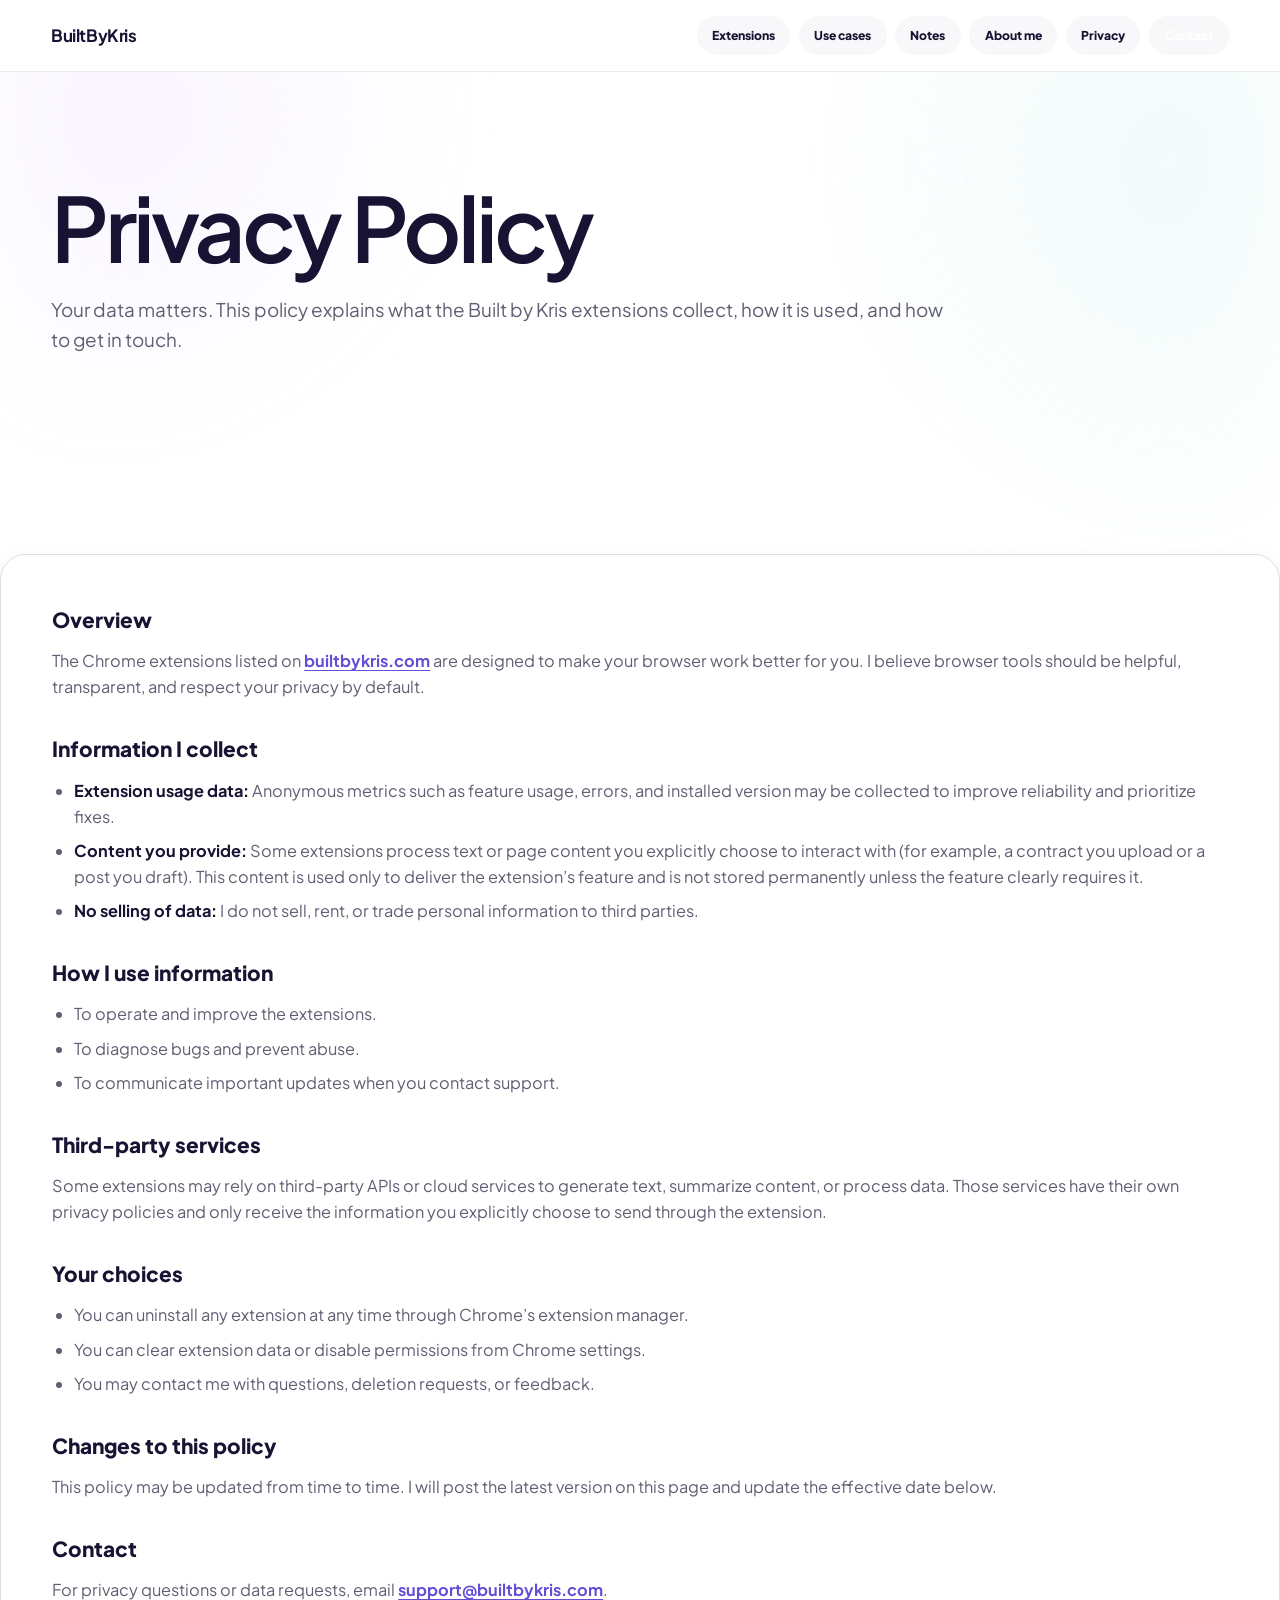
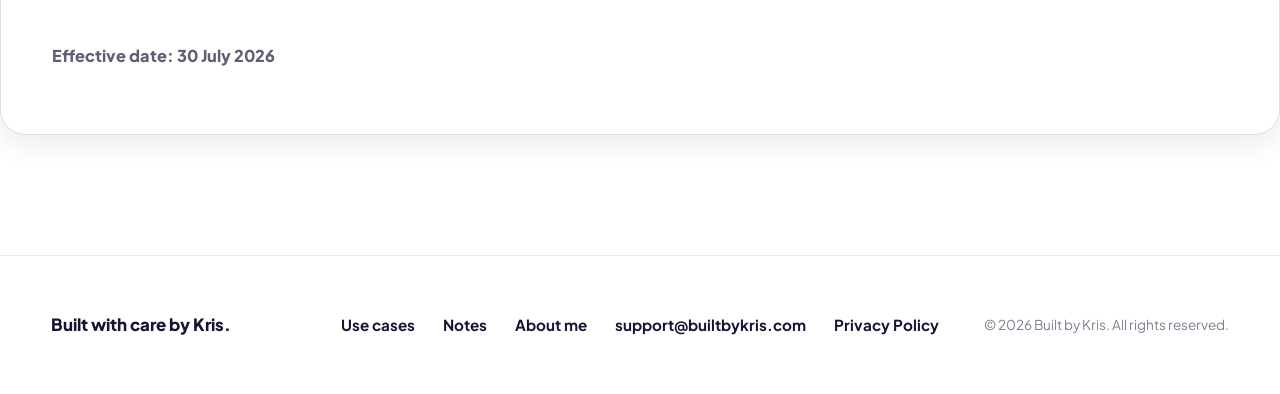
<file: privacy-policy.html>
<!DOCTYPE html>
<html lang="en">
<head>
  <meta charset="UTF-8" />
  <meta name="viewport" content="width=device-width, initial-scale=1.0" />
  <meta name="description" content="Privacy Policy for Built by Kris Chrome extensions." />
  <title>Privacy Policy — Built by Kris</title>
  <link rel="preconnect" href="https://fonts.googleapis.com" />
  <link rel="preconnect" href="https://fonts.gstatic.com" crossorigin />
  <link href="https://fonts.googleapis.com/css2?family=Plus+Jakarta+Sans:wght@400;500;600;700;800&display=swap" rel="stylesheet" />
  <link rel="stylesheet" href="css/styles.css?v=20260810-2" />
</head>
<body>
  <header class="site-header">
    <div class="container header-inner">
      <a class="logo" href="index.html" aria-label="Built by Kris home">
        <span class="logo-script">BuiltByKris</span>
      </a>
      <nav class="nav">
        <a href="index.html#extensions">Extensions</a>
        <a href="use-cases.html">Use cases</a>
        <a href="notes.html">Notes</a>
        <a href="about-me.html">About me</a>
        <a href="privacy-policy.html">Privacy</a>
        <a class="nav-cta" href="mailto:support@builtbykris.com">Contact</a>
      </nav>
    </div>
  </header>

  <main>
    <section class="hero hero--compact">
      <div class="container">
        <h1>Privacy Policy</h1>
        <p class="hero-bio">Your data matters. This policy explains what the Built by Kris extensions collect, how it is used, and how to get in touch.</p>
      </div>
    </section>

    <section class="content" aria-labelledby="policy-heading">
      <div class="container content-inner">
        <h2 id="policy-heading">Overview</h2>
        <p>The Chrome extensions listed on <a href="https://builtbykris.com">builtbykris.com</a> are designed to make your browser work better for you. I believe browser tools should be helpful, transparent, and respect your privacy by default.</p>

        <h2>Information I collect</h2>
        <ul>
          <li><strong>Extension usage data:</strong> Anonymous metrics such as feature usage, errors, and installed version may be collected to improve reliability and prioritize fixes.</li>
          <li><strong>Content you provide:</strong> Some extensions process text or page content you explicitly choose to interact with (for example, a contract you upload or a post you draft). This content is used only to deliver the extension’s feature and is not stored permanently unless the feature clearly requires it.</li>
          <li><strong>No selling of data:</strong> I do not sell, rent, or trade personal information to third parties.</li>
        </ul>

        <h2>How I use information</h2>
        <ul>
          <li>To operate and improve the extensions.</li>
          <li>To diagnose bugs and prevent abuse.</li>
          <li>To communicate important updates when you contact support.</li>
        </ul>

        <h2>Third-party services</h2>
        <p>Some extensions may rely on third-party APIs or cloud services to generate text, summarize content, or process data. Those services have their own privacy policies and only receive the information you explicitly choose to send through the extension.</p>

        <h2>Your choices</h2>
        <ul>
          <li>You can uninstall any extension at any time through Chrome’s extension manager.</li>
          <li>You can clear extension data or disable permissions from Chrome settings.</li>
          <li>You may contact me with questions, deletion requests, or feedback.</li>
        </ul>

        <h2>Changes to this policy</h2>
        <p>This policy may be updated from time to time. I will post the latest version on this page and update the effective date below.</p>

        <h2>Contact</h2>
        <p>For privacy questions or data requests, email <a href="mailto:support@builtbykris.com">support@builtbykris.com</a>.</p>

        <p class="effective-date">Effective date: 30 July 2026</p>
      </div>
    </section>
  </main>

  <footer class="site-footer">
    <div class="container footer-inner">
      <p class="footer-tagline">Built with care by Kris.</p>
      <div class="footer-links">
        <a href="use-cases.html">Use cases</a>
        <a href="notes.html">Notes</a>
        <a href="about-me.html">About me</a>
        <a href="mailto:support@builtbykris.com">support@builtbykris.com</a>
        <a href="privacy-policy.html">Privacy Policy</a>
      </div>
      <p class="copyright">© <span id="year"></span> Built by Kris. All rights reserved.</p>
    </div>
  </footer>

  <script>
    document.getElementById('year').textContent = new Date().getFullYear();
  </script>
</body>
</html>
</file>
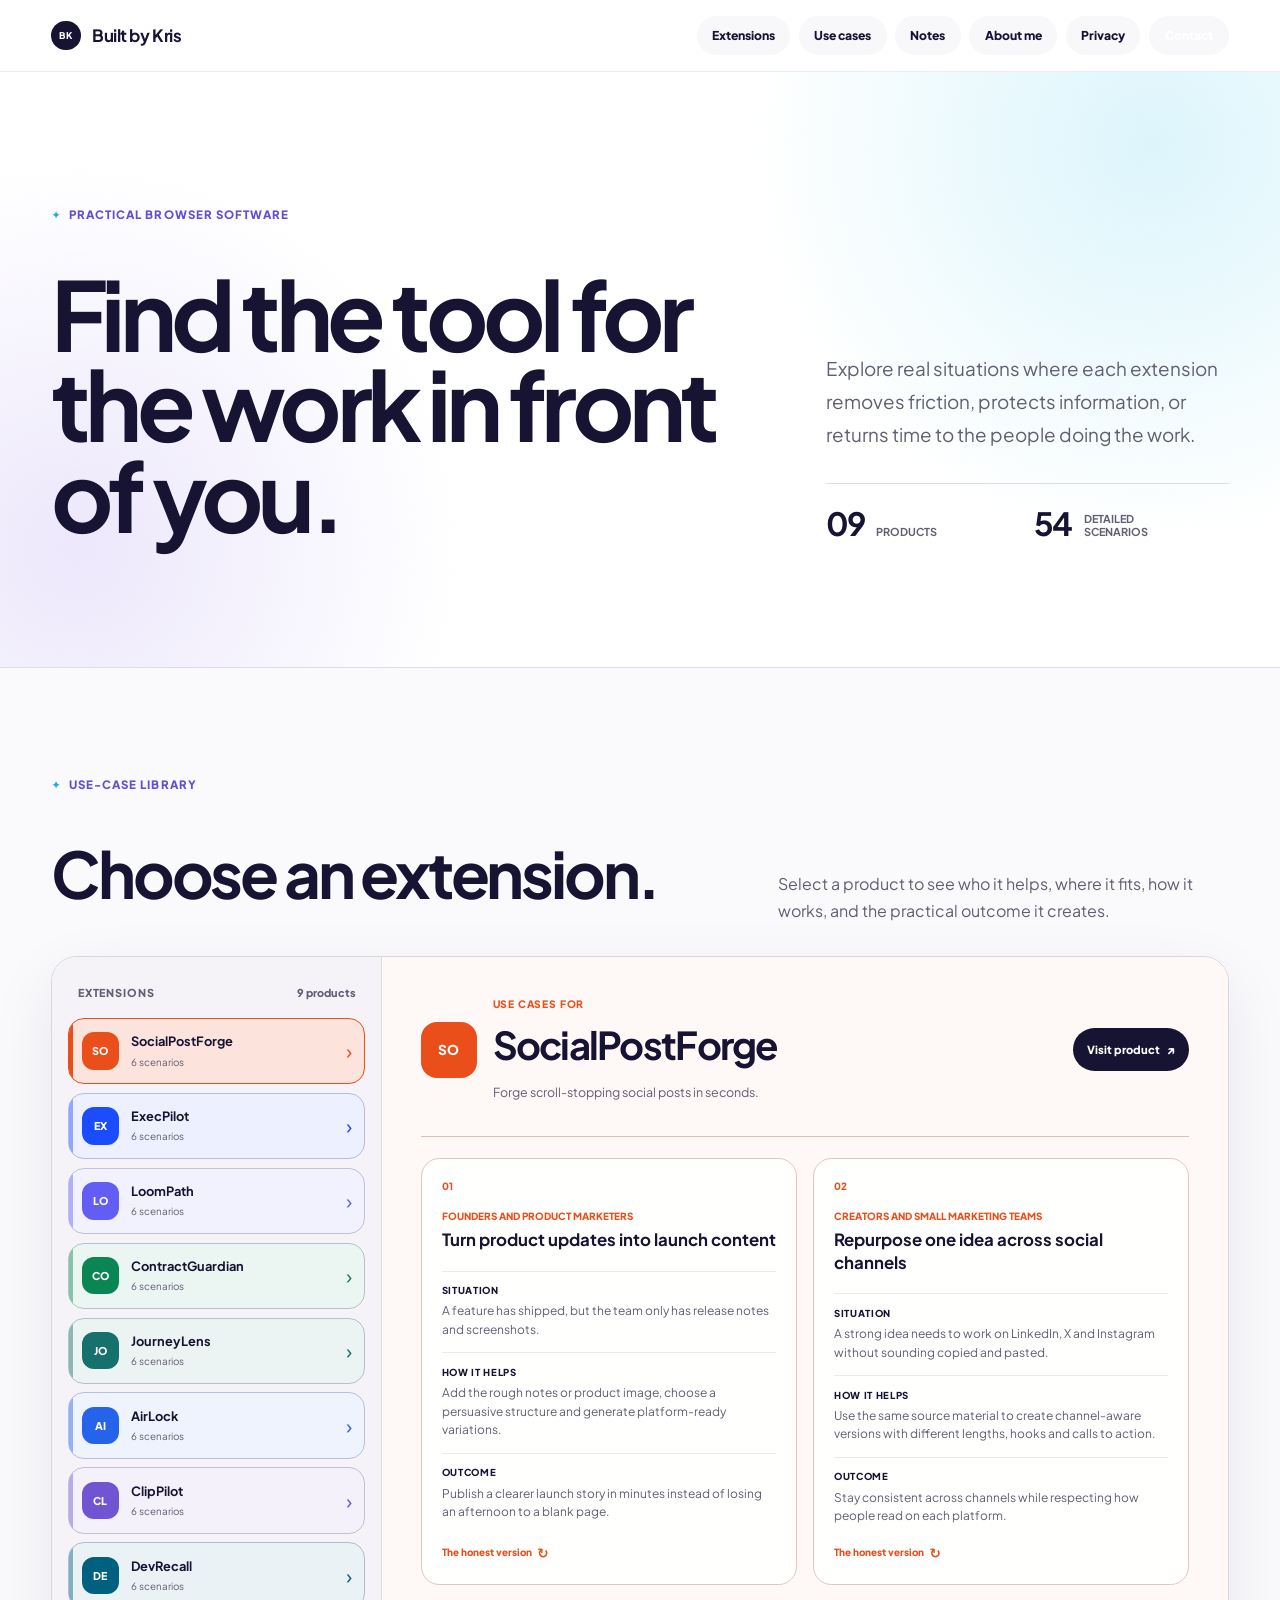
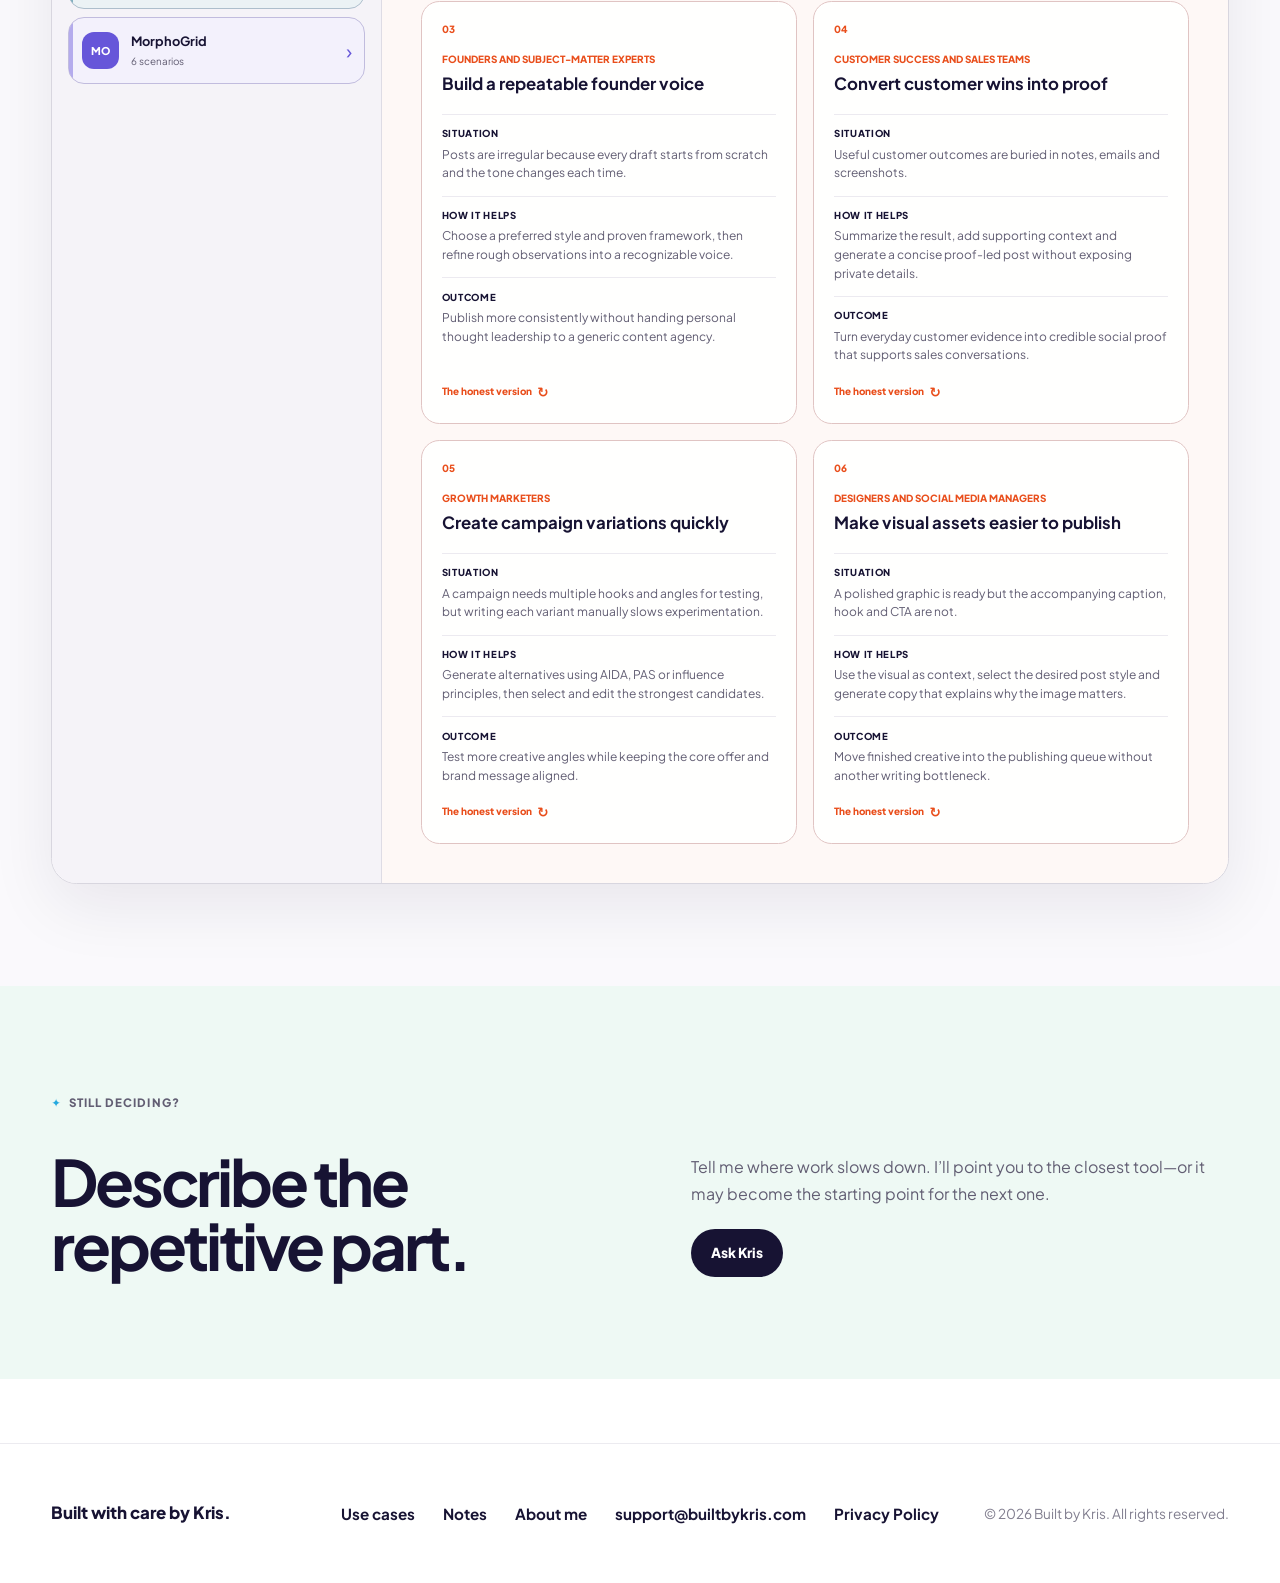
<file: use-cases.html>
<!DOCTYPE html>
<html lang="en">
<head>
  <meta charset="UTF-8" />
  <meta name="viewport" content="width=device-width, initial-scale=1.0" />
  <meta name="description" content="Explore practical use cases for every Built by Kris browser extension." />
  <title>Extension Use Cases — Built by Kris</title>
  <link rel="preconnect" href="https://fonts.googleapis.com" />
  <link rel="preconnect" href="https://fonts.gstatic.com" crossorigin />
  <link href="https://fonts.googleapis.com/css2?family=Plus+Jakarta+Sans:wght@400;500;600;700;800&display=swap" rel="stylesheet" />
  <link rel="stylesheet" href="css/styles.css?v=20260815-1" />
  <link rel="stylesheet" href="css/use-cases.css?v=20260815-2" />
  <script src="js/use-cases.js?v=20260815-2" defer></script>
</head>
<body>
  <header class="site-header">
    <div class="container header-inner">
      <a class="logo" href="index.html" aria-label="Built by Kris home">
        <span class="logo-mark" aria-hidden="true">BK</span>
        <span class="logo-script">Built by Kris</span>
      </a>
      <nav class="nav" aria-label="Primary navigation">
        <a href="index.html#extensions">Extensions</a>
        <a href="use-cases.html" aria-current="page">Use cases</a>
        <a href="notes.html">Notes</a>
        <a href="about-me.html">About me</a>
        <a href="privacy-policy.html">Privacy</a>
        <a class="nav-cta" href="mailto:support@builtbykris.com">Contact</a>
      </nav>
    </div>
  </header>

  <main class="usecase-page">
    <section class="usecase-hero">
      <div class="container usecase-hero-grid">
        <div>
          <p class="eyebrow">Practical browser software</p>
          <h1>Find the tool for the work in front of you.</h1>
        </div>
        <div>
          <p>Explore real situations where each extension removes friction, protects information, or returns time to the people doing the work.</p>
          <div class="usecase-summary"><strong id="usecase-product-count">—</strong><span>products</span><strong id="usecase-scenario-count">—</strong><span>detailed scenarios</span></div>
        </div>
      </div>
    </section>

    <section class="usecase-directory" aria-labelledby="directory-heading">
      <div class="container">
        <div class="usecase-section-heading">
          <div><p class="section-kicker">Use-case library</p><h2 id="directory-heading">Choose an extension.</h2></div>
          <p>Select a product to see who it helps, where it fits, how it works, and the practical outcome it creates.</p>
        </div>
        <div class="usecase-browser">
          <aside class="usecase-selector" aria-label="Extension list">
            <div class="usecase-selector-label"><span>Extensions</span><small id="selector-count"></small></div>
            <div id="usecase-tabs" role="tablist" aria-orientation="vertical"></div>
          </aside>
          <section class="usecase-panel" id="usecase-panel" aria-live="polite">
            <div class="usecase-loading">Loading use cases…</div>
          </section>
        </div>
        <div class="usecase-error" id="usecase-error" role="alert" hidden></div>
      </div>
    </section>

    <section class="usecase-cta">
      <div class="container usecase-cta-inner">
        <div><p class="section-kicker">Still deciding?</p><h2>Describe the repetitive part.</h2></div>
        <div><p>Tell me where work slows down. I’ll point you to the closest tool—or it may become the starting point for the next one.</p><a class="btn btn-primary" href="mailto:support@builtbykris.com?subject=Help%20me%20choose%20an%20extension">Ask Kris</a></div>
      </div>
    </section>
  </main>

  <footer class="site-footer">
    <div class="container footer-inner">
      <p class="footer-tagline">Built with care by Kris.</p>
      <div class="footer-links"><a href="use-cases.html">Use cases</a><a href="notes.html">Notes</a><a href="about-me.html">About me</a><a href="mailto:support@builtbykris.com">support@builtbykris.com</a><a href="privacy-policy.html">Privacy Policy</a></div>
      <p class="copyright">© 2026 Built by Kris. All rights reserved.</p>
    </div>
  </footer>
</body>
</html>
</file>
<file: css/styles.css>
/* builtbykris.com — light, modern, wow styles */

:root {
  --font: 'Satoshi', -apple-system, BlinkMacSystemFont, 'Segoe UI', sans-serif;
  --font-script: 'Ephesis', 'Brush Script MT', cursive;

  --bg: #f8f9fb;
  --surface: rgba(255, 255, 255, 0.72);
  --surface-solid: #ffffff;
  --surface-2: rgba(255, 255, 255, 0.92);
  --text: #0f172a;
  --text-muted: #5a6578;
  --border: rgba(15, 23, 42, 0.08);
  --border-strong: rgba(15, 23, 42, 0.14);

  --accent: #6c5ce7;
  --accent-2: #00b894;
  --accent-3: #ff7675;

  --radius-sm: 0.875rem;
  --radius-md: 1.5rem;
  --radius-lg: 2rem;

  --shadow-sm: 0 4px 12px rgba(15, 23, 42, 0.06);
  --shadow-md: 0 12px 40px rgba(15, 23, 42, 0.1);
  --shadow-lg: 0 24px 70px rgba(15, 23, 42, 0.14);
  --shadow-glow: 0 0 40px rgba(108, 92, 231, 0.18);

  --max-width: 1180px;
  --gap: clamp(1rem, 3vw, 2.25rem);
  --transition: 0.55s cubic-bezier(0.22, 1, 0.36, 1);
}

* {
  box-sizing: border-box;
  margin: 0;
  padding: 0;
}

html {
  scroll-behavior: smooth;
}

body {
  font-family: var(--font);
  background: var(--bg);
  color: var(--text);
  line-height: 1.6;
  -webkit-font-smoothing: antialiased;
  -moz-osx-font-smoothing: grayscale;
  overflow-x: hidden;
}

body::before {
  content: '';
  position: fixed;
  inset: 0;
  z-index: -1;
  background:
    radial-gradient(circle at 15% 15%, rgba(108, 92, 231, 0.18), transparent 35%),
    radial-gradient(circle at 85% 25%, rgba(0, 184, 148, 0.14), transparent 35%),
    radial-gradient(circle at 50% 90%, rgba(255, 118, 117, 0.12), transparent 35%);
  filter: blur(60px);
  pointer-events: none;
  animation: meshMove 18s ease-in-out infinite alternate;
}

@keyframes meshMove {
  0% {
    transform: translate(-2%, -2%) scale(1.02);
  }
  100% {
    transform: translate(2%, 2%) scale(1.05);
  }
}

.container {
  width: min(100% - var(--gap) * 2, var(--max-width));
  margin-inline: auto;
}

a {
  color: inherit;
  text-decoration: none;
}

/* Header */
.site-header {
  position: sticky;
  top: 0;
  z-index: 50;
  background: rgba(248, 249, 251, 0.78);
  backdrop-filter: blur(16px);
  border-bottom: 1px solid var(--border);
}

.header-inner {
  display: flex;
  align-items: center;
  justify-content: space-between;
  padding-block: 1rem;
}

.logo {
  display: inline-flex;
  align-items: center;
  text-decoration: none;
}

.logo-script {
  font-family: var(--font-script);
  font-size: 2.2rem;
  font-weight: 400;
  letter-spacing: 0.02em;
  line-height: 1;
  background: linear-gradient(135deg, var(--text) 0%, #374151 55%, var(--accent) 100%);
  -webkit-background-clip: text;
  background-clip: text;
  color: transparent;
  transition: transform 0.25s ease, filter 0.25s ease;
}

.logo:hover .logo-script,
.logo:focus .logo-script {
  transform: scale(1.03);
  filter: drop-shadow(0 4px 12px rgba(108, 92, 231, 0.24));
}

.nav {
  display: flex;
  align-items: center;
  gap: 1.75rem;
  font-size: 0.94rem;
  font-weight: 600;
  color: var(--text-muted);
}

.nav a {
  position: relative;
  transition: color 0.2s ease;
}

.nav a:hover,
.nav a:focus {
  color: var(--text);
}

.nav a::after {
  content: '';
  position: absolute;
  left: 0;
  bottom: -4px;
  width: 0;
  height: 2px;
  background: linear-gradient(90deg, var(--accent), var(--accent-2));
  transition: width 0.25s ease;
  border-radius: 2px;
}

.nav a:hover::after,
.nav a:focus::after {
  width: 100%;
}

.nav-cta {
  padding: 0.5rem 1.1rem;
  border-radius: 999px;
  background: var(--text);
  color: #fff !important;
  transition: transform 0.2s ease, box-shadow 0.2s ease;
}

.nav-cta::after {
  display: none !important;
}

.nav-cta:hover,
.nav-cta:focus {
  transform: translateY(-2px);
  box-shadow: 0 8px 22px rgba(15, 23, 42, 0.18);
}

/* Hero */
.hero {
  position: relative;
  padding-block: clamp(5.5rem, 14vh, 9.5rem);
  overflow: hidden;
}

.hero .container {
  position: relative;
  z-index: 1;
  text-align: center;
}

.hero--compact {
  padding-block: clamp(3.5rem, 8vh, 5.5rem);
}

.eyebrow {
  display: inline-block;
  margin-bottom: 1.25rem;
  padding: 0.4rem 1rem;
  border: 1px solid var(--border-strong);
  border-radius: 999px;
  font-size: 0.78rem;
  font-weight: 800;
  letter-spacing: 0.08em;
  text-transform: uppercase;
  color: var(--accent);
  background: var(--surface);
  backdrop-filter: blur(10px);
  box-shadow: var(--shadow-sm);
}

.hero h1,
.hero-headline {
  font-size: clamp(2.6rem, 7vw, 5rem);
  font-weight: 900;
  line-height: 1.02;
  letter-spacing: -0.045em;
  max-width: 16ch;
  margin-inline: auto;
  margin-bottom: 1.4rem;
  background: linear-gradient(135deg, var(--text) 0%, #374151 60%, var(--accent) 100%);
  -webkit-background-clip: text;
  background-clip: text;
  color: transparent;
  animation: fadeUp 0.9s ease both;
}

.hero-bio {
  font-size: clamp(1.1rem, 1.9vw, 1.35rem);
  color: var(--text-muted);
  max-width: 62ch;
  margin-inline: auto;
  margin-bottom: 2.25rem;
  animation: fadeUp 0.9s ease 0.1s both;
}

.hero-actions {
  display: inline-flex;
  flex-wrap: wrap;
  justify-content: center;
  gap: 1rem;
  animation: fadeUp 0.9s ease 0.2s both;
}

.btn {
  display: inline-flex;
  align-items: center;
  justify-content: center;
  gap: 0.5rem;
  padding: 0.95rem 1.9rem;
  border-radius: 999px;
  font-weight: 800;
  font-size: 1rem;
  transition: transform 0.25s ease, box-shadow 0.25s ease, background 0.25s ease;
}

.btn:hover,
.btn:focus {
  transform: translateY(-3px);
}

.btn-primary {
  background: linear-gradient(135deg, var(--accent), var(--accent-2));
  color: #fff;
  box-shadow: 0 10px 30px rgba(108, 92, 231, 0.28);
}

.btn-primary:hover,
.btn-primary:focus {
  box-shadow: 0 16px 42px rgba(108, 92, 231, 0.38);
}

.btn-ghost {
  background: var(--surface-solid);
  border: 1px solid var(--border-strong);
  color: var(--text);
  box-shadow: var(--shadow-sm);
}

.btn-ghost:hover,
.btn-ghost:focus {
  box-shadow: var(--shadow-md);
}

/* Extensions section */
.extensions {
  padding-block: clamp(4rem, 8vh, 7rem);
}

.section-header {
  text-align: center;
  margin-bottom: 3.5rem;
}

.section-header h2 {
  font-size: clamp(1.8rem, 3.8vw, 2.8rem);
  font-weight: 900;
  letter-spacing: -0.035em;
  margin-bottom: 0.6rem;
}

.section-header p {
  color: var(--text-muted);
  font-size: 1.1rem;
}

.card-grid {
  display: grid;
  grid-template-columns: repeat(2, 1fr);
  gap: var(--gap);
  perspective: 1400px;
}



/* About */
.about {
  padding-block: clamp(4rem, 8vh, 7rem);
  border-top: 1px solid var(--border);
  border-bottom: 1px solid var(--border);
  background: linear-gradient(180deg, transparent, rgba(255,255,255,0.6), transparent);
}

.about-inner {
  max-width: 74ch;
  text-align: center;
}

.about h2 {
  font-size: clamp(1.7rem, 3.2vw, 2.4rem);
  font-weight: 900;
  letter-spacing: -0.03em;
  margin-bottom: 1.25rem;
}

.about p {
  color: var(--text-muted);
  font-size: 1.1rem;
  margin-bottom: 1.1rem;
}

.about a {
  color: var(--accent);
  text-decoration: underline;
  text-underline-offset: 3px;
  font-weight: 700;
}

/* Content pages (privacy) */
.content {
  padding-block: clamp(3.5rem, 6vh, 5.5rem);
}

.video-modal {
  position: fixed;
  inset: 0;
  z-index: 100;
  display: flex;
  align-items: center;
  justify-content: center;
  background: rgba(15, 23, 42, 0.6);
  backdrop-filter: blur(12px);
  opacity: 0;
  visibility: hidden;
  transition: opacity 0.3s ease, visibility 0.3s ease;
  padding: 1rem;
}

.video-modal.open {
  opacity: 1;
  visibility: visible;
}

.video-modal-inner {
  position: relative;
  width: min(100%, 900px);
  background: var(--surface-solid);
  border: 1px solid var(--border);
  border-radius: var(--radius-md);
  box-shadow: var(--shadow-lg);
  padding: 1.25rem;
  transform: translateY(20px) scale(0.98);
  transition: transform 0.35s cubic-bezier(0.22, 1, 0.36, 1);
}

.video-modal.open .video-modal-inner {
  transform: translateY(0) scale(1);
}

.video-modal h3 {
  font-size: 1.1rem;
  font-weight: 900;
  margin-bottom: 0.75rem;
  padding-right: 2.5rem;
}

.modal-close {
  position: absolute;
  top: 0.85rem;
  right: 0.85rem;
  width: 2.25rem;
  height: 2.25rem;
  border: none;
  border-radius: 50%;
  background: var(--surface-2);
  color: var(--text-muted);
  font-size: 1.4rem;
  line-height: 1;
  cursor: pointer;
  display: flex;
  align-items: center;
  justify-content: center;
  transition: background 0.2s ease, color 0.2s ease, transform 0.2s ease;
}

.modal-close:hover,
.modal-close:focus {
  background: var(--text);
  color: #fff;
  transform: rotate(90deg);
}

.modal-video-wrapper {
  width: 100%;
  aspect-ratio: 16 / 9;
  border-radius: var(--radius-sm);
  overflow: hidden;
  background: #000;
}

.modal-video-wrapper video {
  width: 100%;
  height: 100%;
  object-fit: contain;
}

.modal-video-error {
  position: absolute;
  inset: 0;
  display: flex;
  flex-direction: column;
  align-items: center;
  justify-content: center;
  gap: 1rem;
  background: var(--surface-2);
  color: var(--text-muted);
  text-align: center;
  padding: 2rem;
  opacity: 0;
  visibility: hidden;
  transition: opacity 0.25s ease, visibility 0.25s ease;
}

.modal-video-error.visible {
  opacity: 1;
  visibility: visible;
}

.modal-video-error p {
  margin: 0;
  font-size: 1.05rem;
}

.modal-video-error a {
  display: inline-flex;
  align-items: center;
  gap: 0.4rem;
  padding: 0.7rem 1.3rem;
  border-radius: 999px;
  background: linear-gradient(135deg, var(--accent), var(--accent-2));
  color: #fff;
  font-weight: 700;
  text-decoration: none;
}

.modal-video-wrapper {
  position: relative;
}

.content-inner {
  max-width: 74ch;
  background: var(--surface);
  backdrop-filter: blur(16px);
  border: 1px solid var(--border);
  border-radius: var(--radius-md);
  padding: clamp(2rem, 5vw, 3rem);
  box-shadow: var(--shadow-md);
}

.content-inner h2 {
  font-size: 1.3rem;
  font-weight: 900;
  margin-top: 2rem;
  margin-bottom: 0.75rem;
}

.content-inner h2:first-of-type {
  margin-top: 0;
}

.content-inner p,
.content-inner ul {
  color: var(--text-muted);
  margin-bottom: 1rem;
  font-size: 1.02rem;
}

.content-inner ul {
  padding-left: 1.35rem;
}

.content-inner li {
  margin-bottom: 0.5rem;
}

.content-inner strong {
  color: var(--text);
}

.content-inner a {
  color: var(--accent);
  text-decoration: underline;
  text-underline-offset: 3px;
  font-weight: 700;
}

.effective-date {
  margin-top: 2.5rem;
  font-size: 0.92rem;
  color: var(--text);
  font-weight: 800;
}

/* Footer */
.site-footer {
  padding-block: 3.5rem;
  border-top: 1px solid var(--border);
}

.footer-inner {
  display: flex;
  flex-direction: column;
  align-items: center;
  gap: 0.9rem;
  text-align: center;
}

.footer-tagline {
  font-weight: 900;
  font-size: 1.05rem;
  color: var(--text);
}

.footer-links {
  display: flex;
  flex-wrap: wrap;
  justify-content: center;
  gap: 1.75rem;
  font-size: 0.95rem;
  font-weight: 600;
  color: var(--text-muted);
}

.footer-links a {
  position: relative;
  transition: color 0.2s ease;
}

.footer-links a:hover,
.footer-links a:focus {
  color: var(--text);
}

.copyright {
  font-size: 0.85rem;
  color: var(--text-muted);
  opacity: 0.8;
}

/* Error state */
.error-state {
  grid-column: 1 / -1;
  padding: 2.5rem;
  text-align: center;
  color: var(--text-muted);
  border: 1px dashed var(--border-strong);
  border-radius: var(--radius-md);
  background: var(--surface);
  backdrop-filter: blur(12px);
}

/* Animations */
@keyframes fadeUp {
  from {
    opacity: 0;
    transform: translateY(24px);
  }
  to {
    opacity: 1;
    transform: translateY(0);
  }
}

/* Mobile */
@media (max-width: 640px) {
  .header-inner {
    flex-direction: column;
    align-items: flex-start;
    gap: 0.85rem;
  }

  .nav {
    gap: 1rem;
    font-size: 0.88rem;
  }

  .hero-actions {
    width: 100%;
    flex-direction: column;
  }

  .btn {
    width: 100%;
  }

  .mockup-card-grid {
    grid-template-columns: 1fr;
  }

  .mockup-card {
    height: 25rem;
  }

  .mockup-back {
    padding: 1.5rem;
    padding-top: 2.75rem;
    gap: 0.85rem;
  }

  .mockup-back-content {
    gap: 0.75rem;
  }

  .mockup-actions {
    top: 1rem;
    right: 1rem;
  }

  .mockup-icon-action {
    width: 1.95rem;
    height: 1.95rem;
  }

  .mockup-painpoint {
    font-size: 0.95rem;
  }

  .mockup-face {
    padding: 1.6rem;
  }

  .mockup-front h3 {
    font-size: 1.5rem;
  }
}
/* builtbykris.com — mockup card variant based on sample/ */

.mockup-card-grid {
  display: grid;
  grid-template-columns: repeat(2, 1fr);
  gap: var(--gap);
  perspective: 1400px;
}

.mockup-card {
  position: relative;
  height: 24rem;
  cursor: pointer;
  list-style: none;
  outline: none;
  border-radius: var(--radius-md);
  opacity: 0;
  transform: translateY(24px);
  animation: fadeUp 0.8s ease both;
}

.mockup-card:focus-visible .mockup-card-inner {
  box-shadow: 0 0 0 3px var(--accent), var(--shadow-lg);
}

.mockup-card-inner {
  position: relative;
  width: 100%;
  height: 100%;
  transform-style: preserve-3d;
  transition: transform var(--transition), box-shadow 0.3s ease;
  border-radius: var(--radius-md);
  box-shadow: var(--shadow-md);
}

.mockup-card.flipped .mockup-card-inner {
  transform: rotateY(180deg);
}

.mockup-card:hover .mockup-card-inner {
  box-shadow: var(--shadow-lg);
}

.mockup-face {
  position: absolute;
  inset: 0;
  backface-visibility: hidden;
  border-radius: var(--radius-md);
  border: 1px solid var(--border);
  background: var(--surface);
  backdrop-filter: blur(18px);
  display: flex;
  flex-direction: column;
  overflow: hidden;
}

.mockup-front {
  padding: 1.5rem;
  justify-content: space-between;
  gap: 1rem;
}

.mockup-back {
  transform: rotateY(180deg);
  background: var(--surface-2);
  backdrop-filter: blur(22px);
  padding: 1.75rem;
  padding-top: 3.25rem;
  gap: 1rem;
  justify-content: flex-start;
}

.mockup-card-glow {
  position: absolute;
  top: -35%;
  right: -35%;
  width: 90%;
  height: 90%;
  border-radius: 50%;
  filter: blur(80px);
  opacity: 0.15;
  pointer-events: none;
}

.mockup-actions {
  position: absolute;
  top: 1.1rem;
  right: 1.1rem;
  display: inline-flex;
  align-items: center;
  gap: 0.45rem;
  z-index: 2;
}

.mockup-icon-action {
  display: inline-flex;
  align-items: center;
  justify-content: center;
  width: 2rem;
  height: 2rem;
  border-radius: 50%;
  border: 1px solid var(--border-strong);
  background: rgba(255, 255, 255, 0.6);
  color: var(--text-muted);
  cursor: pointer;
  backdrop-filter: blur(8px);
  transition: transform 0.2s ease, background 0.2s ease, color 0.2s ease, box-shadow 0.2s ease, border-color 0.2s ease;
}

.mockup-icon-action:hover,
.mockup-icon-action:focus {
  transform: translateY(-2px);
  color: #fff;
  background: linear-gradient(135deg, var(--card-accent, var(--accent)), var(--accent-2));
  border-color: transparent;
  box-shadow: 0 6px 16px rgba(15, 23, 42, 0.12);
}

a.mockup-icon-action {
  text-decoration: none;
}

.mockup-front-content {
  flex: 1 1 auto;
  display: grid;
  grid-template-columns: minmax(0, 1fr) 200px;
  gap: 1.25rem;
  align-items: center;
  min-height: 0;
}

.mockup-front-text {
  display: flex;
  flex-direction: column;
  justify-content: center;
  gap: 0.6rem;
  min-width: 0;
}

.mockup-card-icon {
  width: 2.75rem;
  height: 2.75rem;
  display: flex;
  align-items: center;
  justify-content: center;
  font-size: 1.35rem;
  border-radius: var(--radius-sm);
  background: rgba(255, 255, 255, 0.6);
  border: 1px solid rgba(15, 23, 42, 0.08);
  box-shadow: var(--shadow-sm);
}

.mockup-front h3 {
  font-size: 1.45rem;
  font-weight: 900;
  letter-spacing: -0.02em;
  line-height: 1.1;
}

.mockup-tagline {
  font-size: 0.95rem;
  font-weight: 600;
  color: var(--text-muted);
  line-height: 1.4;
}

.mockup-painpoint {
  font-size: 0.92rem;
  font-weight: 500;
  font-style: italic;
  line-height: 1.45;
  color: var(--text);
  border-left: 3px solid var(--card-accent, var(--accent));
  padding-left: 0.85rem;
  margin: 0;
}

.mockup-preview {
  position: relative;
  padding: 14px;
  border: 1px solid rgba(108, 92, 231, 0.14);
  border-radius: 18px;
  background:
    linear-gradient(
      145deg,
      rgba(255, 255, 255, 0.98),
      rgba(248, 246, 255, 0.86)
    );
  box-shadow:
    0 20px 50px rgba(34, 39, 69, 0.1),
    inset 0 1px 0 rgba(255, 255, 255, 0.8);
  transform: rotate(1.5deg);
  min-width: 0;
}

.mockup-preview::before {
  content: "";
  position: absolute;
  inset: 24px -14px -18px 20px;
  z-index: -1;
  border-radius: 18px;
  background: linear-gradient(135deg, var(--card-accent, var(--accent)), var(--accent-2));
  opacity: 0.16;
  filter: blur(18px);
}

.preview-toolbar {
  display: flex;
  gap: 5px;
  margin-bottom: 14px;
}

.preview-toolbar span {
  width: 7px;
  height: 7px;
  border-radius: 50%;
  background: #d7d9e3;
}

.preview-label {
  margin-bottom: 6px;
  color: var(--card-accent, var(--accent));
  font-size: 9px;
  font-weight: 800;
  letter-spacing: 0.13em;
  text-transform: uppercase;
}

.preview-input {
  padding: 10px;
  border: 1px solid #e8e8f0;
  border-radius: 10px;
  background: #fafafd;
  color: #737b90;
  font-size: 11px;
  line-height: 1.45;
}

.preview-result {
  display: flex;
  gap: 8px;
  margin-top: 10px;
  padding: 10px;
  border-radius: 12px;
  background: white;
  box-shadow: 0 8px 22px rgba(29, 35, 58, 0.06);
}

.preview-avatar {
  display: grid;
  width: 26px;
  height: 26px;
  flex: 0 0 26px;
  place-items: center;
  border-radius: 50%;
  background: #141a2d;
  color: white;
  font-size: 10px;
  font-weight: 800;
}

.preview-lines {
  flex: 1;
}

.preview-lines i {
  display: block;
  height: 5px;
  margin-bottom: 6px;
  border-radius: 999px;
  background: #ececf3;
}

.preview-lines i:nth-child(1) {
  width: 52%;
  background: #dad6ff;
}

.preview-lines i:nth-child(2) { width: 94%; }
.preview-lines i:nth-child(3) { width: 84%; }
.preview-lines i:nth-child(4) { width: 61%; }

.preview-button {
  margin-top: 10px;
  padding: 9px;
  border-radius: 10px;
  background: var(--card-accent, var(--accent));
  color: white;
  font-size: 10px;
  font-weight: 800;
  text-align: center;
}

/* Variation: workflow mockup */
.workflow-preview .preview-node {
  display: flex;
  align-items: center;
  gap: 6px;
  padding: 7px 9px;
  margin-bottom: 6px;
  border-radius: 8px;
  background: #fafafd;
  border: 1px solid #e8e8f0;
  font-size: 10px;
  color: #5a6578;
}

.workflow-preview .preview-node::before {
  content: "";
  width: 7px;
  height: 7px;
  border-radius: 50%;
  background: var(--card-accent, var(--accent));
}

.workflow-preview .preview-connector {
  width: 2px;
  height: 10px;
  margin-left: 11px;
  background: #e8e8f0;
}

/* Variation: API/DevTools mockup */
.api-preview .preview-row {
  display: flex;
  align-items: center;
  gap: 8px;
  padding: 6px 8px;
  margin-bottom: 5px;
  border-radius: 6px;
  background: #fafafd;
  font-size: 9px;
  color: #5a6578;
}

.api-preview .preview-method {
  padding: 2px 5px;
  border-radius: 4px;
  background: #22c55e;
  color: white;
  font-weight: 800;
  font-size: 8px;
}

.api-preview .preview-path {
  flex: 1;
  font-family: ui-monospace, SFMono-Regular, Menlo, monospace;
}

.api-preview .preview-status {
  color: #22c55e;
  font-weight: 800;
}

/* Variation: JourneyLens local QA recorder */
.journey-preview {
  border-color: rgba(22, 112, 107, 0.22);
  background: linear-gradient(145deg, #fffdf8, #f2f4ec);
  box-shadow: 0 20px 50px rgba(7, 59, 58, 0.13), inset 0 1px 0 rgba(255, 255, 255, 0.9);
}

.journey-preview::before {
  background: linear-gradient(135deg, #16706b, #b84d4d);
}

.journey-preview .preview-toolbar span { background: #9cafaa; }

.journey-summary {
  display: flex;
  align-items: center;
  gap: 8px;
  margin-bottom: 7px;
  padding: 8px 9px;
  border-radius: 9px;
  background: #073b3a;
  color: #fffdf8;
}

.journey-summary div,
.journey-step span {
  min-width: 0;
  flex: 1;
}

.journey-summary b,
.journey-summary small,
.journey-step small {
  display: block;
}

.journey-summary b { font-size: 9px; }
.journey-summary small { margin-top: 2px; color: #bce7dd; font-size: 7px; }

.journey-record-dot {
  width: 7px;
  height: 7px;
  flex: 0 0 7px;
  border-radius: 50%;
  background: #b84d4d;
  box-shadow: 0 0 0 3px rgba(184, 77, 77, 0.18);
}

.journey-step {
  display: flex;
  align-items: center;
  gap: 7px;
  margin-bottom: 5px;
  padding: 6px 7px;
  border: 1px solid #d9ddd5;
  border-radius: 8px;
  background: #fffdf8;
  color: #183332;
  font-size: 8px;
}

.journey-step > b {
  display: grid;
  width: 17px;
  height: 17px;
  flex: 0 0 17px;
  place-items: center;
  border-radius: 5px;
  background: #073b3a;
  color: #fff;
  font-size: 7px;
}

.journey-step small { margin-top: 2px; color: #687b78; font-size: 7px; }

.journey-step i {
  padding: 2px 4px;
  border-radius: 999px;
  font-size: 6px;
  font-style: normal;
  font-weight: 900;
}

.journey-ok { background: #dcebe5; color: #16706b; }
.journey-risk { background: #f4dfd9; color: #9a3e35; }

.journey-preview .preview-button {
  background: linear-gradient(135deg, #16706b, #073b3a);
}

/* Variation: privacy/secret scanner mockup */
.privacy-preview .preview-scan-row {
  display: flex;
  align-items: center;
  gap: 8px;
  padding: 7px 9px;
  margin-bottom: 5px;
  border-radius: 8px;
  background: #fafafd;
  font-size: 10px;
  color: #5a6578;
}

.privacy-preview .preview-badge {
  padding: 2px 6px;
  border-radius: 999px;
  background: #ef4444;
  color: white;
  font-size: 8px;
  font-weight: 800;
}

.privacy-preview .preview-safe {
  background: #10b981;
}

/* Variation: Ritual SOP recorder mockup */
.sop-preview .preview-sop-heading {
  margin-bottom: 8px;
  color: #31313c;
  font-size: 12px;
  font-weight: 800;
}

.sop-preview .preview-sop-step {
  display: grid;
  grid-template-columns: 18px 1fr 28px;
  align-items: center;
  gap: 7px;
  padding: 7px 8px;
  margin-bottom: 5px;
  border: 1px solid #ebe7e9;
  border-radius: 8px;
  background: #fffafb;
  color: #5d5558;
  font-size: 9px;
}

.sop-preview .preview-sop-step b {
  display: grid;
  width: 16px;
  height: 16px;
  place-items: center;
  border-radius: 5px;
  background: var(--card-accent, var(--accent));
  color: #fff;
  font-size: 8px;
}

.sop-preview .preview-sop-step i {
  display: block;
  height: 20px;
  border-radius: 4px;
  background: linear-gradient(135deg, #eadfe3, #f7f2f4);
}

.mockup-front-hint {
  flex: 0 0 auto;
  font-size: 0.75rem;
  font-weight: 800;
  text-transform: uppercase;
  letter-spacing: 0.06em;
  color: var(--text-muted);
  transition: color 0.2s ease;
}

.mockup-card:hover .mockup-front-hint {
  color: var(--accent);
}

.mockup-back-content {
  flex: 1 1 auto;
  display: flex;
  flex-direction: column;
  gap: 0.8rem;
  min-height: 0;
  overflow: hidden;
}

.mockup-back-section {
  flex: 0 0 auto;
  min-height: 0;
  overflow: hidden;
}

.mockup-back-section.features-section,
.mockup-back-section.usecases-section {
  flex: 1 1 auto;
  min-height: 0;
  display: flex;
  flex-direction: column;
  overflow: hidden;
}

.mockup-back-section h4 {
  font-size: 0.75rem;
  font-weight: 800;
  text-transform: uppercase;
  letter-spacing: 0.07em;
  margin-bottom: 0.25rem;
  color: var(--text);
}

.mockup-description {
  color: var(--text-muted);
  font-size: 0.88rem;
  line-height: 1.5;
  margin-bottom: 0;
  display: -webkit-box;
  -webkit-line-clamp: 3;
  -webkit-box-orient: vertical;
  overflow: hidden;
}

.mockup-features,
.mockup-usecases {
  list-style: none;
  margin-bottom: 0;
  overflow: hidden;
}

.mockup-features li,
.mockup-usecases li {
  position: relative;
  padding-left: 1.15rem;
  margin-bottom: 0.35rem;
  font-size: 0.75rem;
  line-height: 1.4;
  color: var(--text);
}

.mockup-features li::before {
  content: '';
  position: absolute;
  left: 0.05rem;
  top: 0.28em;
  width: 0.45em;
  height: 0.22em;
  border-left: 2px solid var(--accent-2);
  border-bottom: 2px solid var(--accent-2);
  transform: rotate(-45deg);
  transform-origin: center;
}

.mockup-usecases li::before {
  content: '';
  position: absolute;
  left: 0.2rem;
  top: 0.25em;
  width: 0.4em;
  height: 0.4em;
  border-top: 2px solid var(--accent);
  border-right: 2px solid var(--accent);
  transform: rotate(45deg);
  transform-origin: center;
}

@media (max-width: 900px) {
  .mockup-card-grid {
    grid-template-columns: 1fr;
  }

  .mockup-front-content {
    grid-template-columns: 1fr;
  }

  .mockup-preview {
    display: none;
  }
}

/* Modern editorial direction */
:root {
  --font: 'Manrope', -apple-system, BlinkMacSystemFont, 'Segoe UI', sans-serif;
  --font-display: 'Instrument Serif', Georgia, serif;
  --font-script: 'Manrope', sans-serif;
  --bg: #f2f0e9;
  --surface: rgba(255, 253, 247, 0.88);
  --surface-solid: #fffdf7;
  --surface-2: #f8f6ef;
  --text: #132a28;
  --text-muted: #61706d;
  --border: rgba(19, 42, 40, 0.1);
  --border-strong: rgba(19, 42, 40, 0.18);
  --accent: #276d62;
  --accent-2: #c26b4c;
  --accent-3: #203d5b;
  --radius-sm: 0.75rem;
  --radius-md: 1.35rem;
  --radius-lg: 2.25rem;
  --shadow-sm: 0 5px 18px rgba(19, 42, 40, 0.06);
  --shadow-md: 0 18px 50px rgba(19, 42, 40, 0.09);
  --shadow-lg: 0 32px 90px rgba(19, 42, 40, 0.15);
  --max-width: 1240px;
}

body {
  background:
    linear-gradient(rgba(19, 42, 40, 0.025) 1px, transparent 1px),
    linear-gradient(90deg, rgba(19, 42, 40, 0.025) 1px, transparent 1px),
    var(--bg);
  background-size: 48px 48px;
}

body::before {
  background:
    radial-gradient(circle at 8% 5%, rgba(39, 109, 98, 0.16), transparent 29%),
    radial-gradient(circle at 92% 12%, rgba(194, 107, 76, 0.13), transparent 27%),
    radial-gradient(circle at 60% 96%, rgba(32, 61, 91, 0.09), transparent 30%);
  animation: none;
}

.site-header {
  margin: 0.75rem auto 0;
  width: min(calc(100% - 1.5rem), 1240px);
  border: 1px solid var(--border);
  border-radius: 1rem;
  background: rgba(255, 253, 247, 0.84);
  box-shadow: 0 10px 40px rgba(19, 42, 40, 0.06);
}

.header-inner { padding: 0.8rem 1rem; }

.logo { gap: 0.7rem; }

.logo-mark {
  display: grid;
  width: 2.25rem;
  height: 2.25rem;
  place-items: center;
  border-radius: 0.7rem;
  background: var(--text);
  color: #fffdf7;
  font-size: 0.68rem;
  font-weight: 800;
  letter-spacing: 0.08em;
}

.logo-script {
  background: none;
  color: var(--text);
  font-family: var(--font);
  font-size: 1rem;
  font-weight: 800;
  letter-spacing: -0.025em;
}

.logo:hover .logo-script,
.logo:focus .logo-script { transform: none; filter: none; }

.nav { gap: 0.4rem; font-size: 0.82rem; }
.nav a { padding: 0.55rem 0.75rem; border-radius: 0.65rem; }
.nav a::after { display: none; }
.nav a:hover:not(.nav-cta) { background: rgba(39, 109, 98, 0.07); }
.nav-cta { padding-inline: 1rem !important; background: var(--text); }

.hero { padding-block: clamp(4.5rem, 10vw, 8.5rem); }
.hero .container { text-align: left; }

.hero-layout {
  display: grid;
  grid-template-columns: minmax(0, 1.35fr) minmax(280px, 0.65fr);
  gap: clamp(2.5rem, 7vw, 7rem);
  align-items: center;
}

.hero-copy { min-width: 0; }

.eyebrow,
.section-kicker {
  color: var(--accent);
  font-size: 0.72rem;
  font-weight: 800;
  letter-spacing: 0.14em;
  text-transform: uppercase;
}

.eyebrow {
  margin-bottom: 1.5rem;
  padding: 0;
  border: 0;
  background: transparent;
  box-shadow: none;
}

.eyebrow::before,
.section-kicker::before { content: '— '; color: var(--accent-2); }

.hero h1,
.hero-headline {
  max-width: 11ch;
  margin: 0 0 1.5rem;
  background: none;
  color: var(--text);
  font-family: var(--font-display);
  font-size: clamp(4rem, 8vw, 7.5rem);
  font-weight: 400;
  line-height: 0.88;
  letter-spacing: -0.045em;
}

.hero-bio {
  max-width: 64ch;
  margin: 0 0 2rem;
  color: #53635f;
  font-size: clamp(1rem, 1.5vw, 1.15rem);
}

.hero-actions { justify-content: flex-start; }
.btn { border-radius: 0.8rem; font-size: 0.86rem; padding: 0.85rem 1.2rem; }
.btn-primary { background: var(--text); box-shadow: 0 12px 30px rgba(19, 42, 40, 0.17); }
.btn-primary:hover { box-shadow: 0 16px 36px rgba(19, 42, 40, 0.24); }

.studio-panel {
  position: relative;
  overflow: hidden;
  padding: clamp(1.5rem, 3vw, 2rem);
  border: 1px solid rgba(255, 255, 255, 0.15);
  border-radius: 1.75rem;
  background: var(--text);
  color: #f8f6ef;
  box-shadow: 0 32px 70px rgba(19, 42, 40, 0.2);
  transform: rotate(1.5deg);
}

.studio-panel::after {
  content: '';
  position: absolute;
  right: -4rem;
  bottom: -5rem;
  width: 13rem;
  height: 13rem;
  border: 1px solid rgba(255, 253, 247, 0.13);
  border-radius: 50%;
  box-shadow: 0 0 0 2.5rem rgba(255, 253, 247, 0.035), 0 0 0 5rem rgba(255, 253, 247, 0.025);
}

.studio-panel-top {
  display: grid;
  grid-template-columns: auto 1fr auto;
  gap: 0.55rem;
  align-items: center;
  color: #b7c7c3;
  font-size: 0.7rem;
  font-weight: 700;
  letter-spacing: 0.06em;
  text-transform: uppercase;
}

.status-dot { width: 0.5rem; height: 0.5rem; border-radius: 50%; background: #82b398; box-shadow: 0 0 0 4px rgba(130, 179, 152, 0.12); }
.studio-panel-top b { color: #d89071; }
.studio-count { display: flex; gap: 1rem; align-items: flex-end; margin: 3.5rem 0 2rem; }
.studio-count strong { font-family: var(--font-display); font-size: 5rem; font-weight: 400; line-height: 0.72; }
.studio-count span { max-width: 10ch; color: #b7c7c3; font-size: 0.78rem; line-height: 1.3; }
.studio-principles { display: flex; flex-wrap: wrap; gap: 0.45rem; }
.studio-principles span { padding: 0.4rem 0.55rem; border: 1px solid rgba(255,255,255,.13); border-radius: 999px; color: #dce5e1; font-size: 0.62rem; }
.studio-panel > p { position: relative; z-index: 1; max-width: 28ch; margin-top: 1.25rem; color: #9fb0ac; font-size: 0.78rem; line-height: 1.6; }

.extensions { padding-block: clamp(4rem, 8vw, 7.5rem); border-top: 1px solid var(--border); }
.section-header { display: grid; grid-template-columns: 1fr minmax(280px, 0.65fr); gap: 2rem; align-items: end; margin-bottom: 2.5rem; text-align: left; }
.section-header h2,
.about h2 { font-family: var(--font-display); font-size: clamp(2.8rem, 5vw, 4.8rem); font-weight: 400; line-height: 0.95; letter-spacing: -0.035em; }
.section-header p:last-child { max-width: 48ch; justify-self: end; color: var(--text-muted); font-size: 0.92rem; }
.section-kicker { margin-bottom: 0.85rem; }

.mockup-card-grid { gap: 1.25rem; }
.mockup-card { height: 25rem; }
.mockup-card-inner { box-shadow: 0 14px 38px rgba(19, 42, 40, 0.08); }
.mockup-card:hover .mockup-card-inner { transform: translateY(-4px); box-shadow: 0 26px 62px rgba(19, 42, 40, 0.14); }
.mockup-card.flipped .mockup-card-inner { transform: rotateY(180deg); }
.mockup-face { border-color: rgba(19, 42, 40, 0.1); background: rgba(255, 253, 247, 0.93); backdrop-filter: blur(20px); }
.mockup-back { background: #f8f6ef; }
.mockup-card-icon { background: #f8f6ef; font-family: var(--font); font-size: 0.85rem; font-weight: 800; }
.mockup-front h3 { font-family: var(--font-display); font-size: 2.05rem; font-weight: 400; }
.mockup-tagline { color: #53635f; }
.mockup-front-hint { color: var(--card-accent, var(--accent)); }
.mockup-preview { transform: rotate(0.75deg); }
.mockup-icon-action { background: rgba(255,253,247,.9); }

.about { margin-inline: 0.75rem; border: 1px solid var(--border); border-radius: 2rem; background: rgba(255,253,247,.65); }
.about-inner { max-width: 860px; text-align: left; }
.about p { max-width: 70ch; font-size: 1rem; }
.about a { color: var(--accent); }

.site-footer { border-top: 0; }
.footer-inner { display: grid; grid-template-columns: 1fr auto 1fr; text-align: left; }
.footer-links { justify-content: center; }
.copyright { justify-self: end; }

@media (prefers-reduced-motion: reduce) {
  *, *::before, *::after { scroll-behavior: auto !important; animation-duration: 0.01ms !important; transition-duration: 0.01ms !important; }
}

@media (max-width: 900px) {
  .site-header { width: calc(100% - 1rem); }
  .hero-layout,
  .section-header { grid-template-columns: 1fr; }
  .studio-panel { max-width: 34rem; transform: none; }
  .section-header p:last-child { justify-self: start; }
  .mockup-front-content { grid-template-columns: minmax(0, 1fr) 180px; }
  .mockup-preview { display: block; }
  .footer-inner { grid-template-columns: 1fr; justify-items: center; text-align: center; }
  .copyright { justify-self: center; }
}

@media (max-width: 640px) {
  .header-inner { align-items: stretch; }
  .logo { align-self: flex-start; }
  .nav { width: 100%; overflow-x: auto; padding-bottom: 0.15rem; }
  .nav a { white-space: nowrap; }
  .hero { padding-top: 4rem; }
  .hero h1,
  .hero-headline { font-size: clamp(3.6rem, 18vw, 5rem); }
  .hero-actions { display: grid; }
  .mockup-card { height: 27rem; }
  .mockup-front-content { grid-template-columns: 1fr; }
  .mockup-preview { display: none; }
  .about { margin-inline: 0.5rem; }
}

/* Pastel playground direction */
:root {
  --font: 'Plus Jakarta Sans', system-ui, sans-serif;
  --font-display: 'Plus Jakarta Sans', system-ui, sans-serif;
  --font-script: 'Plus Jakarta Sans', system-ui, sans-serif;
  --bg: #fff8ea;
  --surface: #fffdf8;
  --surface-solid: #fffdf8;
  --surface-2: #f5edff;
  --text: #242238;
  --text-muted: #69647a;
  --border: rgba(36, 34, 56, 0.14);
  --border-strong: #242238;
  --accent: #7559d9;
  --accent-2: #ef806e;
  --accent-3: #3b75b5;
  --pastel-pink: #ffc9d8;
  --pastel-yellow: #ffe59a;
  --pastel-mint: #bfe8d0;
  --pastel-blue: #c7ddff;
  --pastel-lilac: #d9c8ff;
  --radius-sm: 1rem;
  --radius-md: 1.6rem;
  --radius-lg: 2.4rem;
  --shadow-sm: 0 5px 0 rgba(36, 34, 56, 0.1);
  --shadow-md: 0 8px 0 rgba(36, 34, 56, 0.12);
  --shadow-lg: 0 12px 0 rgba(36, 34, 56, 0.14);
}

body {
  background: var(--bg);
  font-family: var(--font);
}

body::before {
  opacity: 1;
  background:
    radial-gradient(circle at 5% 15%, rgba(255, 201, 216, .7) 0 8rem, transparent 8.1rem),
    radial-gradient(circle at 95% 7%, rgba(199, 221, 255, .75) 0 10rem, transparent 10.1rem),
    radial-gradient(circle at 78% 86%, rgba(191, 232, 208, .5) 0 12rem, transparent 12.1rem);
}

.site-header {
  border: 2px solid var(--text);
  border-radius: 999px;
  background: rgba(255, 253, 248, .94);
  box-shadow: 0 5px 0 var(--text);
}

.logo-mark {
  border: 2px solid var(--text);
  border-radius: 50%;
  background: var(--pastel-yellow);
  color: var(--text);
  box-shadow: 2px 2px 0 var(--text);
}

.logo-script {
  font-family: var(--font-display);
  font-size: 1.08rem;
  font-weight: 600;
}

.nav { font-weight: 800; }
.nav a { border-radius: 999px; }
.nav a:hover:not(.nav-cta) { background: var(--pastel-lilac); }
.nav-cta {
  border: 2px solid var(--text);
  background: var(--pastel-pink);
  color: var(--text) !important;
  box-shadow: 2px 2px 0 var(--text);
}

.hero { padding-block: clamp(5.5rem, 11vw, 9rem); }
.eyebrow,
.section-kicker {
  display: inline-flex;
  align-items: center;
  padding: .48rem .85rem;
  border: 2px solid var(--text);
  border-radius: 999px;
  background: var(--pastel-yellow);
  color: var(--text);
  font-size: .68rem;
  letter-spacing: .09em;
  box-shadow: 3px 3px 0 var(--text);
}
.eyebrow::before,
.section-kicker::before { content: none; }

.hero h1,
.hero-headline {
  max-width: 12ch;
  color: var(--text);
  font-family: var(--font-display);
  font-size: clamp(3.8rem, 7.4vw, 7rem);
  font-weight: 600;
  line-height: .94;
  letter-spacing: -.045em;
}

.hero-bio { color: var(--text-muted); font-size: clamp(1.02rem, 1.5vw, 1.18rem); }
.btn {
  border: 2px solid var(--text);
  border-radius: 999px;
  font-weight: 900;
  box-shadow: 4px 4px 0 var(--text);
}
.btn:hover { transform: translate(-1px, -2px); box-shadow: 6px 6px 0 var(--text); }
.btn-primary { background: var(--pastel-lilac); color: var(--text); }
.btn-ghost { background: var(--surface-solid); color: var(--text); }

.studio-panel {
  border: 2px solid var(--text);
  border-radius: 2.25rem;
  background: var(--pastel-blue);
  color: var(--text);
  box-shadow: 10px 10px 0 var(--text);
  transform: rotate(2deg);
}
.studio-panel::after {
  right: -3rem;
  bottom: -4rem;
  border: 2px solid rgba(36, 34, 56, .16);
  box-shadow: 0 0 0 2.5rem rgba(255,255,255,.17), 0 0 0 5rem rgba(255,255,255,.12);
}
.studio-panel-top,
.studio-count span,
.studio-panel > p { color: #504b69; }
.status-dot { background: #55a77a; box-shadow: 0 0 0 4px rgba(85,167,122,.18); }
.studio-panel-top b { color: #bd4f67; }
.studio-count strong { font-family: var(--font-display); font-weight: 600; }
.studio-principles span {
  border: 1.5px solid var(--text);
  background: rgba(255,255,255,.48);
  color: var(--text);
  font-weight: 800;
}

.extensions {
  margin-inline: .75rem;
  border: 2px solid var(--text);
  border-radius: 2.6rem;
  background: #f4edff;
  box-shadow: 0 9px 0 var(--text);
}
.section-header h2,
.about h2 {
  font-family: var(--font-display);
  font-weight: 600;
  line-height: 1;
  letter-spacing: -.035em;
}

.mockup-card-grid { gap: 1.5rem; }
.mockup-card-inner { box-shadow: 6px 6px 0 var(--text); }
.mockup-card:hover .mockup-card-inner { transform: translate(-2px, -4px); box-shadow: 9px 10px 0 var(--text); }
.mockup-card.flipped .mockup-card-inner { transform: rotateY(180deg); box-shadow: -6px 6px 0 var(--text); }
.mockup-face {
  border: 2px solid var(--text);
  border-radius: 1.8rem;
  background: var(--surface-solid);
  backdrop-filter: none;
}
.mockup-back { background: #fff9e9; }
.mockup-card-icon {
  border: 2px solid var(--text);
  border-radius: 1rem;
  background: var(--pastel-yellow);
  box-shadow: 3px 3px 0 var(--text);
}
.mockup-front h3 { font-family: var(--font-display); font-weight: 600; }
.mockup-preview { border: 1.5px solid var(--text); border-radius: 1.25rem; box-shadow: 4px 4px 0 rgba(36,34,56,.28); }
.mockup-icon-action { border: 1.5px solid var(--text); }
.mockup-flip-btn,
.mockup-back-actions a,
.mockup-back-actions button { border-radius: 999px; font-weight: 900; }

.about {
  margin-top: 3rem;
  border: 2px solid var(--text);
  border-radius: 2.6rem;
  background: var(--pastel-mint);
  box-shadow: 0 9px 0 var(--text);
}
.about .section-kicker { background: var(--pastel-pink); }
.about a { color: #5942b0; font-weight: 900; }
.site-footer { margin-top: 4rem; }

.privacy-card,
.policy-card {
  border: 2px solid var(--text);
  border-radius: 2rem;
  background: var(--surface-solid);
  box-shadow: 7px 7px 0 var(--text);
}

@media (max-width: 900px) {
  .site-header { border-radius: 1.6rem; }
  .studio-panel { transform: none; }
}

@media (max-width: 640px) {
  .site-header { border-radius: 1.35rem; box-shadow: 0 4px 0 var(--text); }
  .extensions,
  .about { margin-inline: .5rem; border-radius: 1.8rem; }
  .hero h1,
  .hero-headline { font-size: clamp(3.2rem, 16vw, 4.6rem); }
}

/* Reference-calibrated pastel storefront */
:root {
  --bg: #ffffff;
  --surface: #ffffff;
  --surface-solid: #ffffff;
  --surface-2: #f5f3fb;
  --text: #171333;
  --text-muted: #625e73;
  --border: #dedce5;
  --border-strong: #cbc8d4;
  --accent: #654ed6;
  --accent-2: #ef7588;
  --accent-3: #397bd5;
  --shadow-sm: 0 1px 2px rgba(23, 19, 51, .04);
  --shadow-md: 0 10px 26px rgba(23, 19, 51, .08);
  --shadow-lg: 0 20px 45px rgba(23, 19, 51, .11);
}

body { background: #fff; }
body::before {
  opacity: .8;
  background:
    radial-gradient(circle at 8% 10%, rgba(244, 236, 255, .8), transparent 22rem),
    radial-gradient(circle at 94% 18%, rgba(231, 248, 247, .85), transparent 25rem);
}

.site-header {
  margin-top: 0;
  width: 100%;
  border: 0;
  border-bottom: 1px solid #ecebf0;
  border-radius: 0;
  background: rgba(255,255,255,.96);
  box-shadow: none;
}
.header-inner { max-width: 980px; padding-block: 1rem; }
.logo-mark {
  width: 1.85rem;
  height: 1.85rem;
  border: 0;
  background: var(--text);
  color: #fff;
  box-shadow: none;
  font-size: .58rem;
}
.logo-script { font-size: 1.06rem; font-weight: 700; }
.nav { gap: .55rem; }
.nav a {
  padding: .6rem .95rem;
  background: #f8f8fa;
  color: var(--text);
  font-size: .76rem;
}
.nav a:hover:not(.nav-cta) { background: #f0edff; }
.nav-cta {
  border: 0;
  background: var(--text);
  color: #fff !important;
  box-shadow: none;
}

.hero { padding-block: clamp(4.5rem, 9vw, 7rem); }
.hero-layout { max-width: 980px; margin-inline: auto; gap: clamp(2rem, 5vw, 4.5rem); }
.eyebrow,
.section-kicker {
  padding: 0;
  border: 0;
  background: transparent;
  color: var(--accent);
  box-shadow: none;
  font-size: .72rem;
}
.eyebrow::before,
.section-kicker::before { content: '✦'; margin-right: .45rem; color: #24a9df; }
.hero h1,
.hero-headline {
  font-size: clamp(3.6rem, 7vw, 6.5rem);
  line-height: .96;
  font-weight: 600;
}
.btn {
  border: 0;
  padding: .82rem 1.25rem;
  box-shadow: none;
}
.btn:hover { transform: translateY(-2px); box-shadow: 0 8px 18px rgba(23,19,51,.12); }
.btn-primary { background: var(--text); color: #fff; }
.btn-ghost { background: #f6f5f8; }

.studio-panel {
  border: 1px solid #d8d5e3;
  border-radius: 1.35rem;
  background: #f2edff;
  box-shadow: none;
  transform: none;
}
.studio-panel::after { border-color: rgba(83,65,148,.12); box-shadow: 0 0 0 2.5rem rgba(255,255,255,.2), 0 0 0 5rem rgba(255,255,255,.15); }
.studio-principles span { border: 1px solid #d6cee9; background: rgba(255,255,255,.65); }

.extensions {
  margin-inline: 0;
  padding-top: clamp(3.5rem, 7vw, 6rem);
  border: 0;
  border-top: 1px solid #ecebf0;
  border-radius: 0;
  background: #fff;
  box-shadow: none;
}
.extensions > .container { max-width: 980px; }
.section-header { margin-bottom: 2rem; }
.section-header h2,
.about h2 { font-size: clamp(2.5rem, 4.8vw, 4rem); }

.mockup-card-grid { gap: 1.4rem; }
.mockup-card { height: 27rem; }
.mockup-card-inner,
.mockup-card:hover .mockup-card-inner { box-shadow: none; }
.mockup-card:hover .mockup-card-inner { transform: translateY(-4px); }
.mockup-card.flipped .mockup-card-inner { transform: rotateY(180deg); box-shadow: none; }
.mockup-face {
  border: 1px solid #d8d6df;
  border-radius: 1.2rem;
  background: #f3efff;
}
.mockup-card:nth-child(3n + 2) .mockup-face { background: #ecfbfa; }
.mockup-card:nth-child(3n + 3) .mockup-face { background: #edf4ff; }
.mockup-front::before {
  content: '✦  Built by Kris';
  position: absolute;
  inset: 0 0 auto;
  height: 2.35rem;
  display: grid;
  place-items: center;
  border-radius: 1.15rem 1.15rem 0 0;
  background: #292637;
  color: #fff;
  font-size: .7rem;
  font-weight: 800;
  letter-spacing: .025em;
}
.mockup-front { padding-top: 3.55rem; }
.mockup-card-icon {
  border: 0;
  border-radius: .72rem;
  background: #fff;
  box-shadow: none;
}
.mockup-front h3 { font-size: 1.85rem; }
.mockup-tagline { color: #5d586d; }
.mockup-preview {
  border: 0;
  border-radius: 1rem;
  box-shadow: none;
  transform: none;
}
.mockup-icon-action { border: 0; }
.mockup-flip-btn,
.mockup-back-actions a,
.mockup-back-actions button { border: 0; background: var(--text); color: #fff; }

.about {
  max-width: 980px;
  margin: 5rem auto 0;
  border: 1px solid #d8d6df;
  border-radius: 1.5rem;
  background: #eef9f4;
  box-shadow: none;
}
.about .section-kicker { background: transparent; }
.site-footer { border-top: 1px solid #ecebf0; }

@media (max-width: 900px) {
  .site-header { width: 100%; border-radius: 0; }
  .header-inner,
  .hero-layout,
  .extensions > .container { max-width: none; }
}

@media (max-width: 640px) {
  .site-header { border-radius: 0; box-shadow: none; }
  .nav a { padding: .52rem .72rem; }
  .extensions { margin-inline: 0; border-radius: 0; }
  .about { margin-inline: .75rem; }
}

/* Full-width layout */
.container,
.header-inner,
.hero-layout,
.extensions > .container,
.about-inner,
.footer-inner {
  width: 100%;
  max-width: none;
  padding-inline: clamp(1.25rem, 4vw, 5rem);
}

.hero-layout { margin-inline: 0; }

.about {
  width: calc(100% - clamp(1.5rem, 4vw, 5rem));
  max-width: none;
}

@media (max-width: 640px) {
  .container,
  .header-inner,
  .hero-layout,
  .extensions > .container,
  .about-inner,
  .footer-inner {
    padding-inline: 1rem;
  }

  .about { width: calc(100% - 1rem); }
}

/* Contact contrast, release states, and About Me */
.nav-cta,
.nav-cta:visited,
.nav-cta:hover,
.nav-cta:focus {
  color: #fff !important;
  opacity: 1;
}

.footer-links a,
.footer-links a:visited {
  color: var(--text);
  opacity: 1;
  font-weight: 700;
}

.footer-links a:hover,
.footer-links a:focus { color: var(--accent); }

.hot-release {
  position: absolute;
  z-index: 5;
  top: .52rem;
  left: 1rem;
  display: inline-flex;
  align-items: center;
  min-height: 1.3rem;
  padding: .22rem .55rem;
  border: 1px solid rgba(255, 255, 255, .3);
  border-radius: 999px;
  background: #f5c8d4;
  color: #31293a;
  font-size: .58rem;
  font-weight: 800;
  letter-spacing: .04em;
  line-height: 1;
  text-transform: uppercase;
}

.about-page { overflow: hidden; }
.about-hero { padding-block: clamp(5rem, 10vw, 8rem); }
.about-hero-grid {
  display: grid;
  grid-template-columns: minmax(0, 1.3fr) minmax(280px, .7fr);
  gap: clamp(2.5rem, 7vw, 7rem);
  align-items: center;
}
.about-hero h1 {
  max-width: 10ch;
  margin: 1.3rem 0 1.5rem;
  font-family: var(--font-display);
  font-size: clamp(4rem, 8vw, 7.5rem);
  font-weight: 600;
  line-height: .92;
  letter-spacing: -.055em;
}
.about-lede {
  max-width: 62ch;
  color: var(--text-muted);
  font-size: clamp(1.05rem, 1.7vw, 1.3rem);
  line-height: 1.7;
}
.about-snapshot {
  position: relative;
  padding: clamp(1.6rem, 3vw, 2.4rem);
  border: 1px solid #d8d6df;
  border-radius: 1.5rem;
  background: #f2edff;
}
.snapshot-label { color: var(--accent); font-size: .7rem; font-weight: 800; letter-spacing: .1em; text-transform: uppercase; }
.about-snapshot strong { display: block; margin-top: 2rem; font-size: clamp(4.5rem, 8vw, 7rem); line-height: .9; letter-spacing: -.07em; }
.about-snapshot p { max-width: 14ch; margin-top: .7rem; color: var(--text-muted); font-weight: 700; }
.snapshot-tags { display: flex; flex-wrap: wrap; gap: .4rem; margin-top: 2rem; }
.snapshot-tags span { padding: .42rem .65rem; border: 1px solid #d5cee7; border-radius: 999px; background: rgba(255,255,255,.72); font-size: .68rem; font-weight: 800; }

.about-story { padding-block: clamp(4rem, 8vw, 7rem); border-block: 1px solid #ecebf0; background: #fbfafc; }
.about-story-grid { display: grid; grid-template-columns: .8fr 1.2fr; gap: clamp(2rem, 7vw, 7rem); }
.story-heading h2,
.capabilities-section h2,
.proof-section h2,
.about-cta h2 { margin-top: 1rem; font-size: clamp(2.5rem, 5vw, 4.5rem); line-height: 1; letter-spacing: -.045em; }
.story-copy { max-width: 70ch; }
.story-copy p { color: #4f4b5e; font-size: 1.06rem; line-height: 1.8; }
.story-copy p + p { margin-top: 1.2rem; }

.capabilities-section { padding-block: clamp(4rem, 8vw, 7rem); }
.capability-grid { display: grid; grid-template-columns: repeat(4, 1fr); gap: 1rem; }
.capability-grid article { padding: 1.5rem; border: 1px solid #d8d6df; border-radius: 1.25rem; background: #f3efff; }
.capability-grid article:nth-child(2) { background: #ecfbfa; }
.capability-grid article:nth-child(3) { background: #edf4ff; }
.capability-grid article:nth-child(4) { background: #fff5e8; }
.capability-grid article > span { color: var(--accent); font-size: .68rem; font-weight: 800; }
.capability-grid h3 { margin: 2rem 0 .65rem; font-size: 1.1rem; }
.capability-grid p { color: var(--text-muted); font-size: .86rem; line-height: 1.65; }

.proof-section { padding-block: clamp(4rem, 8vw, 7rem); background: #eef9f4; }
.proof-grid { display: grid; grid-template-columns: .85fr 1.15fr; gap: clamp(2rem, 7vw, 7rem); align-items: start; }
.proof-grid ul { display: grid; gap: .75rem; margin: 0; padding: 0; list-style: none; }
.proof-grid li { padding: 1rem 1.1rem; border: 1px solid #d0e2d8; border-radius: .9rem; background: rgba(255,255,255,.67); font-weight: 700; line-height: 1.5; }

.about-cta { padding-block: clamp(4rem, 8vw, 7rem); }
.about-cta-inner { display: grid; grid-template-columns: 1fr 1fr; gap: clamp(2rem, 7vw, 7rem); align-items: end; }
.about-cta-inner > div:last-child { max-width: 54ch; }
.about-cta-inner p { margin-bottom: 1.4rem; color: var(--text-muted); line-height: 1.7; }

@media (max-width: 900px) {
  .about-hero-grid,
  .about-story-grid,
  .proof-grid,
  .about-cta-inner { grid-template-columns: 1fr; }
  .about-snapshot { max-width: 34rem; }
  .capability-grid { grid-template-columns: repeat(2, 1fr); }
}

@media (max-width: 640px) {
  .about-hero { padding-top: 4rem; }
  .about-hero h1 { font-size: clamp(3.25rem, 16vw, 5rem); }
  .capability-grid { grid-template-columns: 1fr; }
  .hot-release { left: .75rem; }
}

/* Homepage studio shipping queue */
body { overflow-x: clip; }

.studio-shipping-panel {
  min-height: 31rem;
  padding-bottom: 12rem;
  --shipping-active-color: #7054d1;
}

.studio-summary { position: relative; z-index: 1; }
.studio-summary > p {
  max-width: 28ch;
  margin-top: 1.25rem;
  color: #504b69;
  font-size: .78rem;
  line-height: 1.6;
}

.shipping-queue {
  position: absolute;
  z-index: 3;
  inset: auto 0 0;
  min-height: 10.8rem;
  padding: 1.1rem 1.45rem 1.25rem;
  border-top: 1px solid rgba(80, 62, 140, .13);
  background: rgba(255, 255, 255, .58);
  backdrop-filter: blur(12px);
}

.shipping-queue-heading {
  display: flex;
  align-items: center;
  justify-content: space-between;
  margin-bottom: .65rem;
  color: #746d87;
  font-size: .56rem;
  font-weight: 800;
  letter-spacing: .1em;
  text-transform: uppercase;
}

.shipping-queue-heading b { color: #9a92ad; }

.shipping-active {
  display: grid;
  grid-template-columns: 2.35rem minmax(0, 1fr) 3.65rem;
  gap: .65rem;
  align-items: center;
  min-height: 3rem;
}

.shipping-active-mark {
  width: 2.35rem;
  height: 2.35rem;
  display: grid;
  place-items: center;
  border-radius: .72rem;
  background: var(--shipping-active-color);
  color: #fff;
  font-size: .58rem;
  font-weight: 800;
  transition: background .25s ease;
}

.shipping-active-copy { min-width: 0; }
.shipping-active-copy strong,
.shipping-active-copy span {
  display: block;
  overflow: hidden;
  text-overflow: ellipsis;
  white-space: nowrap;
}
.shipping-active-copy strong { font-size: .83rem; }
.shipping-active-copy span { margin-top: .18rem; color: #665f78; font-size: .57rem; }

.shipping-hot {
  justify-self: end;
  padding: .3rem .4rem;
  border-radius: 999px;
  background: #fde4dc;
  color: #9d4a36;
  font-size: .46rem;
  font-weight: 800;
  line-height: 1;
  text-transform: uppercase;
}
.shipping-hot[hidden] { display: none; }

.shipping-navigation {
  display: grid;
  grid-template-columns: 1.7rem minmax(0, 1fr) 1.7rem;
  gap: .42rem;
  align-items: center;
  margin-top: .72rem;
}

.shipping-track {
  display: flex;
  gap: .42rem;
  overflow: hidden;
  scroll-behavior: smooth;
  scrollbar-width: none;
}
.shipping-track::-webkit-scrollbar { display: none; }

.shipping-arrow,
.shipping-item {
  display: grid;
  place-items: center;
  border: 1px solid #d8d1e5;
  color: var(--text);
  background: rgba(255, 255, 255, .8);
  cursor: pointer;
}
.shipping-arrow { width: 1.7rem; height: 1.7rem; border-radius: 50%; }
.shipping-item {
  flex: 0 0 2rem;
  width: 2rem;
  height: 2rem;
  border-color: color-mix(in srgb, var(--shipping-color) 34%, white);
  border-radius: .62rem;
  background: color-mix(in srgb, var(--shipping-color) 10%, white);
  font-size: .48rem;
  font-weight: 800;
  transition: transform .2s ease, background .2s ease, color .2s ease;
}
.shipping-arrow:hover,
.shipping-arrow:focus-visible,
.shipping-item:hover,
.shipping-item:focus-visible { outline: none; border-color: var(--shipping-color, #8d7dbe); transform: translateY(-1px); }
.shipping-item.is-active {
  border-color: var(--shipping-color);
  background: var(--shipping-color);
  color: #fff;
  box-shadow: 0 0 0 3px rgba(255, 255, 255, .78);
}

.shipping-progress {
  height: 2px;
  margin-top: .72rem;
  overflow: hidden;
  border-radius: 99px;
  background: rgba(89, 72, 145, .1);
}
.shipping-progress span {
  display: block;
  width: 100%;
  height: 100%;
  background: var(--shipping-active-color);
  transform-origin: left;
  animation: shipping-progress 3.2s linear infinite;
}
.studio-shipping-panel.is-paused .shipping-progress span { animation-play-state: paused; }

@keyframes shipping-progress {
  from { transform: scaleX(0); }
  to { transform: scaleX(1); }
}

@media (max-width: 640px) {
  .studio-shipping-panel { min-height: 30rem; padding-bottom: 11.6rem; }
  .shipping-queue { padding-inline: 1rem; }
}
</file>
<file: css/notes.css>
.field-notes-home { padding-block: clamp(4rem, 8vw, 7rem); border-top: 1px solid var(--border); background: #fff; }
.notes-section-heading { display: grid; grid-template-columns: 1fr minmax(280px, .65fr); gap: 2rem; align-items: end; margin-bottom: 2rem; }
.notes-section-heading h2, .notes-library-head h2 { margin-top: .85rem; font-size: clamp(2.5rem, 5vw, 4.5rem); line-height: 1; letter-spacing: -.05em; }
.notes-section-heading > div:last-child { justify-self: end; max-width: 52ch; }
.notes-section-heading > div:last-child p { color: var(--text-muted); line-height: 1.7; }
.notes-section-heading > div:last-child a { display: inline-flex; gap: .35rem; margin-top: .85rem; color: var(--accent); font-size: .76rem; font-weight: 800; text-decoration: none; }

.notes-home-grid { display: grid; grid-template-columns: repeat(3, minmax(0, 1fr)); gap: 1.25rem; min-height: 30rem; }
.field-note-card, .note-library-card { overflow: hidden; border: 1px solid #d8d6df; border-radius: 1.25rem; background: #fff; transition: transform .2s ease, box-shadow .2s ease; }
.field-note-card:hover, .note-library-card:hover { transform: translateY(-4px); box-shadow: 0 18px 42px rgba(23,19,51,.1); }
.field-note-image, .note-library-image { display: block; overflow: hidden; background: #f4f1fa; }
.field-note-image { aspect-ratio: 1 / 1; }
.field-note-image img, .note-library-image img { width: 100%; height: 100%; object-fit: cover; transition: transform .35s ease; }
.field-note-card:hover img, .note-library-card:hover img { transform: scale(1.018); }
.field-note-copy { padding: 1.2rem; }
.field-note-meta, .note-library-meta { display: flex; gap: .5rem; color: var(--text-muted); font-size: .61rem; font-weight: 800; letter-spacing: .06em; text-transform: uppercase; }
.field-note-meta span + span::before, .note-library-meta span + span::before { content: '·'; margin-right: .5rem; }
.field-note-card h3, .note-library-card h3 { margin: .7rem 0 .55rem; font-size: 1.05rem; line-height: 1.35; letter-spacing: -.025em; }
.field-note-card h3 a, .note-library-card h3 a { color: inherit; text-decoration: none; }
.field-note-card p, .note-library-card > div > p:not(.note-library-meta) { color: var(--text-muted); font-size: .77rem; line-height: 1.65; }
.field-note-read { display: inline-flex; gap: .35rem; margin-top: .9rem; color: var(--accent); font-size: .7rem; font-weight: 800; text-decoration: none; }
.notes-loading, .notes-error { grid-column: 1 / -1; padding: 3rem; color: var(--text-muted); text-align: center; }

.notes-rotation-controls { display: flex; justify-content: center; gap: .6rem; align-items: center; margin-top: 1.5rem; }
.notes-rotation-controls button { border: 1px solid #d8d6df; border-radius: 999px; background: #f7f6f9; color: var(--text); min-width: 2.35rem; min-height: 2.35rem; padding: .5rem .75rem; font: inherit; font-size: .72rem; font-weight: 800; cursor: pointer; }
.notes-rotation-controls button:hover { border-color: var(--accent); background: #f0edff; }
.notes-rotation-controls span { min-width: 5.6rem; color: var(--text-muted); font-size: .68rem; font-weight: 700; text-align: center; }
.notes-rotation-controls .notes-pause { min-width: 7.5rem; }
.mockup-note-link { display: inline-flex; gap: .35rem; align-items: center; align-self: flex-start; flex: 0 0 auto; padding: .45rem .7rem; border-radius: 999px; background: var(--text); color: #fff; font-size: .62rem; font-weight: 800; text-decoration: none; }
.mockup-note-link:hover, .mockup-note-link:focus { background: var(--card-accent,var(--accent)); }

.notes-hero { padding-block: clamp(5rem, 10vw, 8.5rem); background: radial-gradient(circle at 92% 15%, rgba(229,222,250,.8), transparent 25rem), radial-gradient(circle at 8% 85%, rgba(217,243,231,.7), transparent 24rem), #fff; }
.notes-hero-grid { display: grid; grid-template-columns: minmax(0, 1.25fr) minmax(280px, .75fr); gap: clamp(2rem, 8vw, 8rem); align-items: end; }
.notes-hero h1 { max-width: 12ch; margin-top: 1.25rem; font-size: clamp(3.8rem, 7.5vw, 7.2rem); line-height: .94; letter-spacing: -.06em; }
.notes-hero-grid > div:last-child > p { color: var(--text-muted); font-size: clamp(1rem,1.5vw,1.18rem); line-height: 1.75; }
.notes-count { display: flex; gap: .8rem; align-items: end; margin-top: 2rem; padding-top: 1.2rem; border-top: 1px solid var(--border); }
.notes-count strong { font-size: 2.2rem; line-height: 1; }
.notes-count span { max-width: 12ch; color: var(--text-muted); font-size: .68rem; font-weight: 700; line-height: 1.3; text-transform: uppercase; }

.notes-library { padding-block: clamp(4rem,8vw,7rem); background: #faf9fc; }
.notes-library-head { display: grid; grid-template-columns: 1fr auto; gap: 2rem; align-items: end; margin-bottom: 2rem; }
.notes-filters { display: flex; flex-wrap: wrap; justify-content: flex-end; gap: .45rem; }
.notes-filters button { padding: .55rem .8rem; border: 1px solid #d8d6df; border-radius: 999px; background: #fff; color: var(--text); font: inherit; font-size: .68rem; font-weight: 800; cursor: pointer; }
.notes-filters button[aria-pressed="true"] { border-color: var(--text); background: var(--text); color: #fff; }
.notes-library-grid { display: grid; grid-template-columns: repeat(3,minmax(0,1fr)); gap: 1.2rem; }
.note-library-card { border-top: 4px solid var(--note-color); }
.note-library-image { aspect-ratio: 1 / 1; }
.note-library-card > div { padding: 1.15rem; }

.note-detail { max-width: 1120px; margin-inline: auto; }
.note-back { display: inline-flex; margin-bottom: 1.25rem; color: var(--text); font-size: .75rem; font-weight: 800; text-decoration: none; }
.note-article { overflow: hidden; border: 1px solid #d8d6df; border-radius: 1.5rem; background: #fff; }
.note-article > header { display: grid; grid-template-columns: 1fr minmax(300px,.75fr); gap: clamp(2rem,5vw,5rem); align-items: center; padding: clamp(1.5rem,4vw,3.5rem); background: color-mix(in srgb,var(--note-color) 8%,#fff); }
.note-article > header img { width: 100%; border: 1px solid color-mix(in srgb,var(--note-color) 25%,#d8d6df); border-radius: 1.2rem; }
.note-detail-meta { color: var(--note-color); font-size: .68rem; font-weight: 800; letter-spacing: .08em; text-transform: uppercase; }
.note-article h1 { margin: .9rem 0 1rem; font-size: clamp(2.5rem,5vw,5rem); line-height: .98; letter-spacing: -.055em; }
.note-detail-hook { max-width: 48ch; color: var(--text-muted); font-size: 1rem; line-height: 1.7; }
.note-article-body { max-width: 760px; margin-inline: auto; padding: clamp(2rem,6vw,5rem) clamp(1.4rem,4vw,3rem); }
.note-article-body p { color: #4f4b5e; font-size: clamp(1rem,1.5vw,1.1rem); line-height: 1.85; }
.note-article-body p + p { margin-top: 1.25rem; }
.note-article-body .note-hashtags { color: var(--note-color); font-size: .82rem; font-weight: 800; }
.note-article > footer { display: flex; justify-content: space-between; gap: 1.5rem; align-items: center; padding: 1.4rem clamp(1.4rem,4vw,3rem); border-top: 1px solid #e9e7ed; background: #f8f7fa; }
.note-article > footer span, .note-article > footer strong { display: block; }
.note-article > footer span { color: var(--text-muted); font-size: .63rem; font-weight: 800; text-transform: uppercase; }
.note-article > footer strong { margin-top: .2rem; }
.note-actions { display: flex; gap: .55rem; flex-wrap: wrap; }
.note-actions .btn { font-size: .7rem; }

@media (max-width: 900px) {
  .notes-home-grid, .notes-library-grid { grid-template-columns: repeat(2,minmax(0,1fr)); }
  .notes-hero-grid, .notes-section-heading { grid-template-columns: 1fr; }
  .notes-section-heading > div:last-child { justify-self: start; }
  .note-article > header { grid-template-columns: 1fr; }
  .note-article > header img { max-width: 34rem; }
}

@media (max-width: 640px) {
  .notes-home-grid, .notes-library-grid, .notes-library-head { grid-template-columns: 1fr; }
  .notes-filters { justify-content: flex-start; overflow-x: auto; flex-wrap: nowrap; padding-bottom: .3rem; }
  .notes-filters button { flex: none; }
  .notes-hero h1 { font-size: clamp(3.2rem,15vw,4.8rem); }
  .note-article > footer { align-items: flex-start; flex-direction: column; }
}

@media (prefers-reduced-motion: reduce) {
  .field-note-card, .note-library-card, .field-note-image img, .note-library-image img { transition: none; }
}
</file>
<file: css/use-cases.css>
.usecase-page { overflow: clip; }

.usecase-hero {
  padding-block: clamp(5rem, 10vw, 9rem);
  background:
    radial-gradient(circle at 90% 12%, rgba(216, 244, 251, .9), transparent 25rem),
    radial-gradient(circle at 6% 80%, rgba(229, 222, 250, .72), transparent 24rem),
    #fff;
}

.usecase-hero-grid {
  display: grid;
  grid-template-columns: minmax(0, 1.25fr) minmax(280px, .75fr);
  gap: clamp(2rem, 8vw, 8rem);
  align-items: end;
}

.usecase-hero h1 {
  max-width: 14ch;
  margin-top: 1.25rem;
  font-size: clamp(3.5rem, 7.5vw, 7.3rem);
  line-height: .94;
  letter-spacing: -.06em;
}

.usecase-hero-grid > div:last-child > p {
  max-width: 52ch;
  color: var(--text-muted);
  font-size: clamp(1rem, 1.5vw, 1.18rem);
  line-height: 1.75;
}

.usecase-summary {
  display: grid;
  grid-template-columns: auto 1fr auto 1fr;
  gap: .5rem .75rem;
  align-items: end;
  margin-top: 2rem;
  padding-top: 1.4rem;
  border-top: 1px solid var(--border);
}

.usecase-summary strong { font-size: 2rem; line-height: 1; letter-spacing: -.05em; }
.usecase-summary span { max-width: 10ch; color: var(--text-muted); font-size: .68rem; font-weight: 700; line-height: 1.25; text-transform: uppercase; }

.usecase-directory { padding-block: clamp(4rem, 8vw, 7rem); border-top: 1px solid var(--border); background: #faf9fc; }
.usecase-section-heading { display: grid; grid-template-columns: 1fr minmax(280px, .65fr); gap: 2rem; align-items: end; margin-bottom: 2rem; }
.usecase-section-heading h2 { margin-top: .85rem; font-size: clamp(2.5rem, 5vw, 4.5rem); letter-spacing: -.05em; }
.usecase-section-heading > p { max-width: 52ch; justify-self: end; color: var(--text-muted); line-height: 1.7; }

.usecase-browser {
  display: grid;
  grid-template-columns: minmax(250px, 330px) minmax(0, 1fr);
  min-height: 720px;
  overflow: hidden;
  border: 1px solid #d8d6df;
  border-radius: 1.6rem;
  background: #fff;
  box-shadow: 0 22px 65px rgba(23, 19, 51, .08);
}

.usecase-selector { padding: 1rem; border-right: 1px solid #dedce5; background: #f5f3f8; }
.usecase-selector-label { display: flex; justify-content: space-between; padding: .7rem .6rem 1rem; color: var(--text-muted); font-size: .68rem; font-weight: 800; letter-spacing: .08em; text-transform: uppercase; }
.usecase-selector-label small { font: inherit; letter-spacing: 0; text-transform: none; }
#usecase-tabs { display: grid; gap: .55rem; }

#usecase-tabs button {
  position: relative;
  display: grid;
  grid-template-columns: 2.35rem 1fr auto;
  gap: .75rem;
  align-items: center;
  width: 100%;
  padding: .78rem;
  overflow: hidden;
  border: 1px solid color-mix(in srgb, var(--item-color) 20%, #d8d6df);
  border-radius: 1rem;
  background: color-mix(in srgb, var(--item-color) 8%, #fff);
  color: var(--text);
  font: inherit;
  text-align: left;
  cursor: pointer;
  transition: transform .18s ease, border-color .18s ease, background .18s ease;
}

#usecase-tabs button::before { content: ''; position: absolute; inset: 0 auto 0 0; width: 4px; background: var(--item-color); opacity: .45; }
#usecase-tabs button:hover { transform: translateX(2px); border-color: color-mix(in srgb, var(--item-color) 48%, #d8d6df); }
#usecase-tabs button.active { border-color: var(--item-color); background: color-mix(in srgb, var(--item-color) 15%, #fff); }
#usecase-tabs button.active::before { opacity: 1; }
#usecase-tabs button:focus-visible { outline: 3px solid color-mix(in srgb, var(--item-color) 30%, transparent); outline-offset: 2px; }
.selector-mark { display: grid; width: 2.35rem; height: 2.35rem; place-items: center; border-radius: .75rem; background: var(--item-color); color: #fff; font-size: .67rem; font-weight: 800; }
#usecase-tabs button > span:nth-child(2) { min-width: 0; }
#usecase-tabs b, #usecase-tabs small { display: block; }
#usecase-tabs b { overflow: hidden; font-size: .8rem; text-overflow: ellipsis; white-space: nowrap; }
#usecase-tabs small { margin-top: .18rem; color: var(--text-muted); font-size: .62rem; }
#usecase-tabs i { color: var(--item-color); font-size: 1.3rem; font-style: normal; }

.usecase-panel { min-width: 0; padding: clamp(1.5rem, 3vw, 2.6rem); background: color-mix(in srgb, var(--active-color, #7054d1) 4%, #fff); }
.usecase-panel-header { display: grid; grid-template-columns: 3.5rem 1fr auto; gap: 1rem; align-items: center; padding-bottom: 2rem; border-bottom: 1px solid color-mix(in srgb, var(--active-color) 22%, #dedce5); }
.usecase-product-mark { display: grid; width: 3.5rem; height: 3.5rem; place-items: center; border-radius: 1rem; background: var(--active-color); color: #fff; font-size: .85rem; font-weight: 800; }
.usecase-panel-header p { color: var(--active-color); font-size: .64rem; font-weight: 800; letter-spacing: .08em; text-transform: uppercase; }
.usecase-panel-header h2 { margin: .15rem 0; font-size: clamp(1.8rem, 3vw, 2.8rem); letter-spacing: -.045em; }
.usecase-panel-header span { color: var(--text-muted); font-size: .78rem; }
.usecase-panel-header > a { padding: .7rem .9rem; border-radius: 999px; background: var(--text); color: #fff; font-size: .7rem; font-weight: 800; text-decoration: none; white-space: nowrap; }
.usecase-panel-header > a span { margin-left: .25rem; color: inherit; }

.usecase-scenario-grid { display: grid; grid-template-columns: repeat(2, minmax(0, 1fr)); gap: 1rem; margin-top: 1.3rem; }
.usecase-scenario { position: relative; min-width: 0; border-radius: 1.15rem; perspective: 1200px; cursor: pointer; }
.scenario-card-inner { display: grid; height: 100%; transform-style: preserve-3d; transition: transform .55s cubic-bezier(.2,.75,.25,1); }
.usecase-scenario.flipped .scenario-card-inner { transform: rotateY(180deg); }
.scenario-face { grid-area: 1 / 1; min-width: 0; padding: 1.25rem; overflow: hidden; border: 1px solid color-mix(in srgb, var(--active-color) 17%, #dedce5); border-radius: 1.15rem; background: rgba(255,255,255,.88); backface-visibility: hidden; -webkit-backface-visibility: hidden; }
.scenario-front { display: flex; flex-direction: column; }
.scenario-back { display: flex; min-height: 100%; flex-direction: column; justify-content: center; align-items: flex-start; transform: rotateY(180deg); background: color-mix(in srgb, var(--active-color) 14%, #fff); }
.usecase-scenario:hover .scenario-face { border-color: color-mix(in srgb, var(--active-color) 48%, #dedce5); }
.usecase-scenario:focus-visible { outline: 3px solid color-mix(in srgb, var(--active-color) 32%, transparent); outline-offset: 3px; }
.scenario-number { color: var(--active-color); font-size: .62rem; font-weight: 800; }
.scenario-title { margin: .9rem 0 1.15rem; }
.scenario-title p { color: var(--active-color); font-size: .62rem; font-weight: 800; text-transform: uppercase; }
.scenario-title h3 { margin-top: .3rem; font-size: 1.05rem; line-height: 1.35; }
.usecase-scenario dl { display: grid; gap: .8rem; margin: 0; }
.usecase-scenario dl div { padding-top: .72rem; border-top: 1px solid #eceaf0; }
.usecase-scenario dt { margin-bottom: .25rem; color: var(--text); font-size: .6rem; font-weight: 800; letter-spacing: .07em; text-transform: uppercase; }
.usecase-scenario dd { margin: 0; color: var(--text-muted); font-size: .75rem; line-height: 1.55; }
.scenario-flip-hint { display: inline-flex; gap: .35rem; align-items: center; align-self: flex-start; margin-top: auto; padding-top: 1rem; color: var(--active-color); font-size: .62rem; font-weight: 800; }
.scenario-flip-hint i { font-size: .85rem; font-style: normal; transition: transform .25s ease; }
.usecase-scenario:hover .scenario-flip-hint i { transform: rotate(45deg); }
.scenario-comedy-kicker { color: var(--active-color); font-size: .65rem; font-weight: 800; letter-spacing: .08em; text-transform: uppercase; }
.scenario-back blockquote { max-width: 24ch; margin: 1.2rem 0; color: var(--text); font-size: clamp(1.2rem, 2vw, 1.55rem); font-weight: 700; line-height: 1.45; letter-spacing: -.025em; }
.scenario-back > p { color: var(--text-muted); font-size: .68rem; font-weight: 700; }
.usecase-loading { padding: 4rem; color: var(--text-muted); text-align: center; }
.usecase-error { margin-top: 1rem; padding: 1rem; border: 1px solid #e8b8bf; border-radius: 1rem; background: #fff1f3; color: #7e3341; }

.usecase-cta { padding-block: clamp(4rem, 8vw, 7rem); background: #eef9f4; }
.usecase-cta-inner { display: grid; grid-template-columns: 1fr 1fr; gap: clamp(2rem, 8vw, 8rem); align-items: end; }
.usecase-cta h2 { margin-top: .9rem; font-size: clamp(2.5rem, 5vw, 4.5rem); line-height: 1; letter-spacing: -.05em; }
.usecase-cta-inner > div:last-child { max-width: 55ch; }
.usecase-cta-inner p { margin-bottom: 1.35rem; color: var(--text-muted); line-height: 1.7; }

@media (max-width: 980px) {
  .usecase-browser { grid-template-columns: 255px minmax(0, 1fr); }
  .usecase-scenario-grid { grid-template-columns: 1fr; }
}

@media (max-width: 760px) {
  .usecase-hero-grid, .usecase-section-heading, .usecase-cta-inner { grid-template-columns: 1fr; }
  .usecase-section-heading > p { justify-self: start; }
  .usecase-browser { display: block; min-height: 0; overflow: visible; border: 0; background: transparent; box-shadow: none; }
  .usecase-selector { overflow: hidden; border: 1px solid #d8d6df; border-radius: 1.2rem; }
  #usecase-tabs { display: flex; gap: .55rem; overflow-x: auto; padding-bottom: .35rem; scroll-snap-type: x mandatory; }
  #usecase-tabs button { flex: 0 0 220px; scroll-snap-align: start; }
  .usecase-panel { margin-top: 1rem; border: 1px solid #d8d6df; border-radius: 1.2rem; }
}

@media (max-width: 540px) {
  .usecase-hero h1 { font-size: clamp(3.15rem, 15vw, 4.5rem); }
  .usecase-summary { grid-template-columns: auto 1fr; }
  .usecase-panel { padding: 1rem; }
  .usecase-panel-header { grid-template-columns: 3rem 1fr; }
  .usecase-product-mark { width: 3rem; height: 3rem; }
  .usecase-panel-header > a { grid-column: 1 / -1; justify-self: start; }
  .scenario-face { padding: 1rem; }
}

@media (prefers-reduced-motion: reduce) {
  #usecase-tabs button, .scenario-card-inner, .scenario-flip-hint i { transition: none; }
}
</file>
